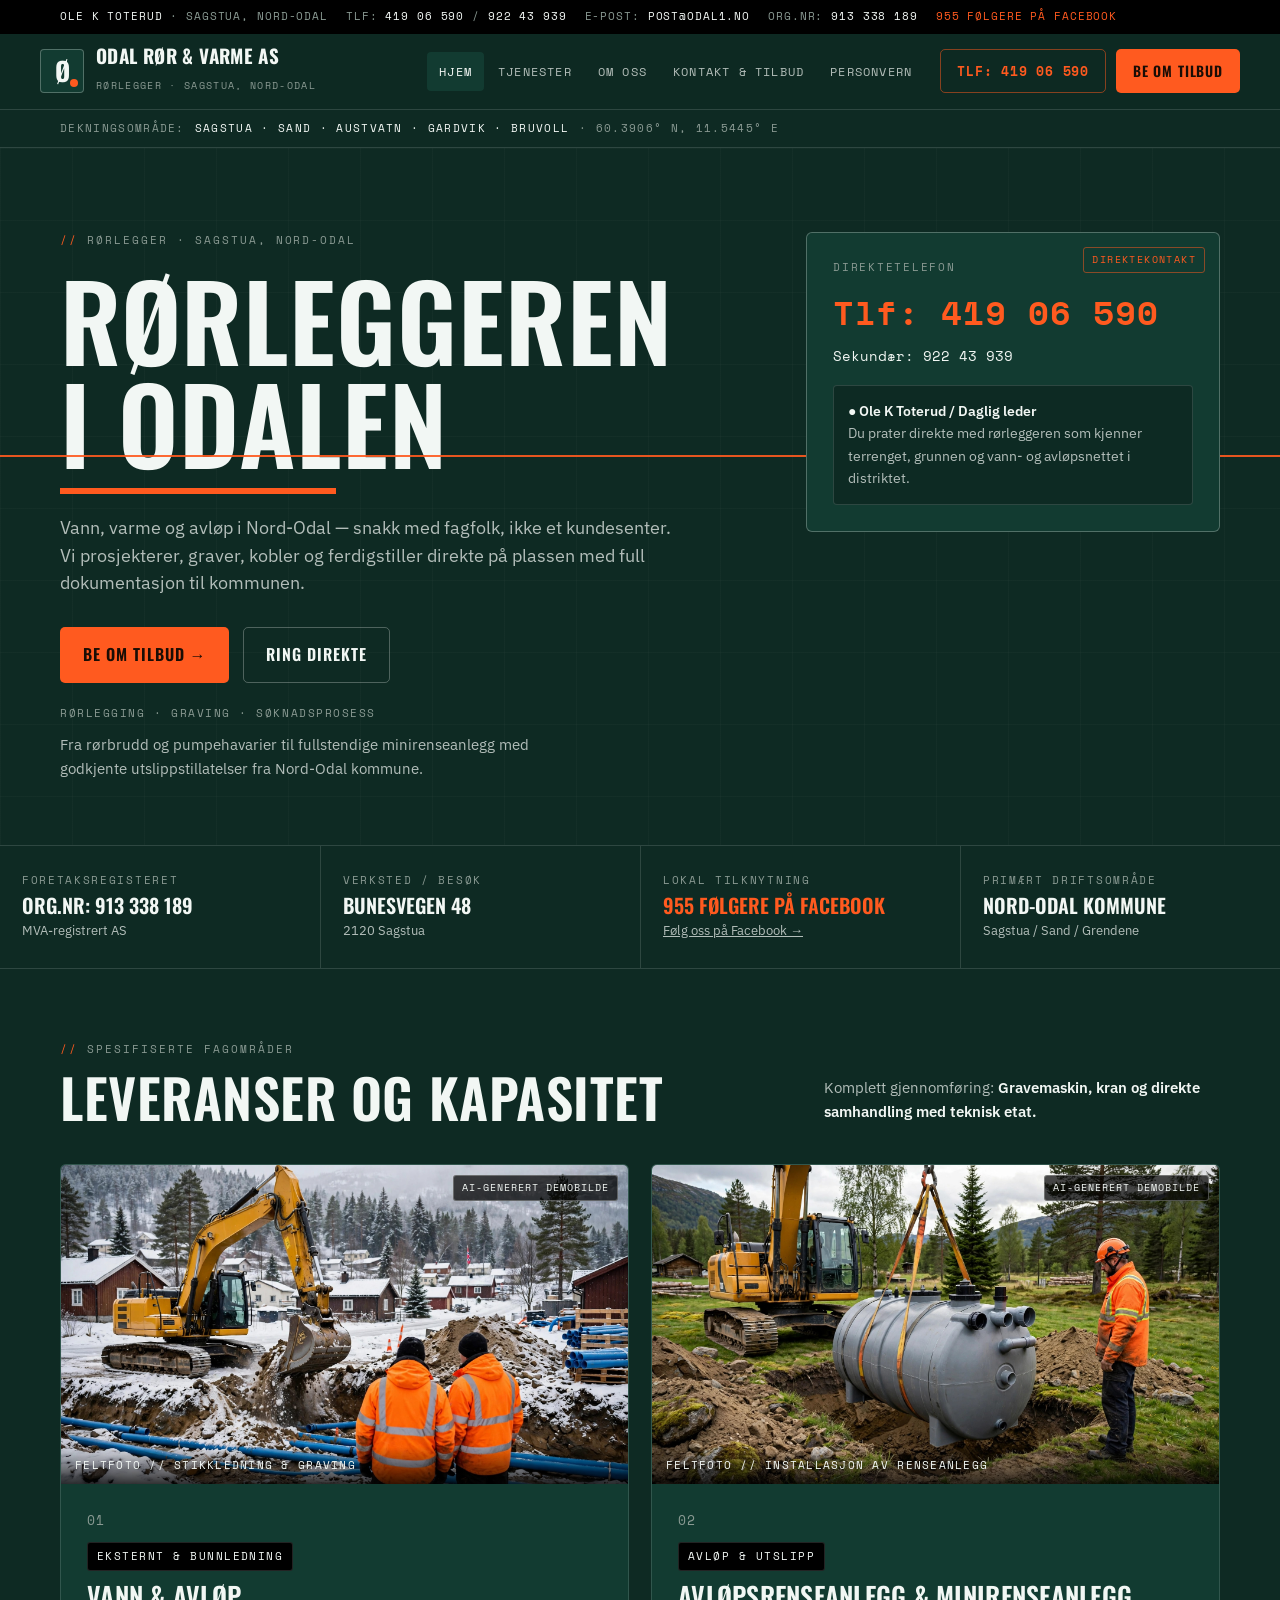
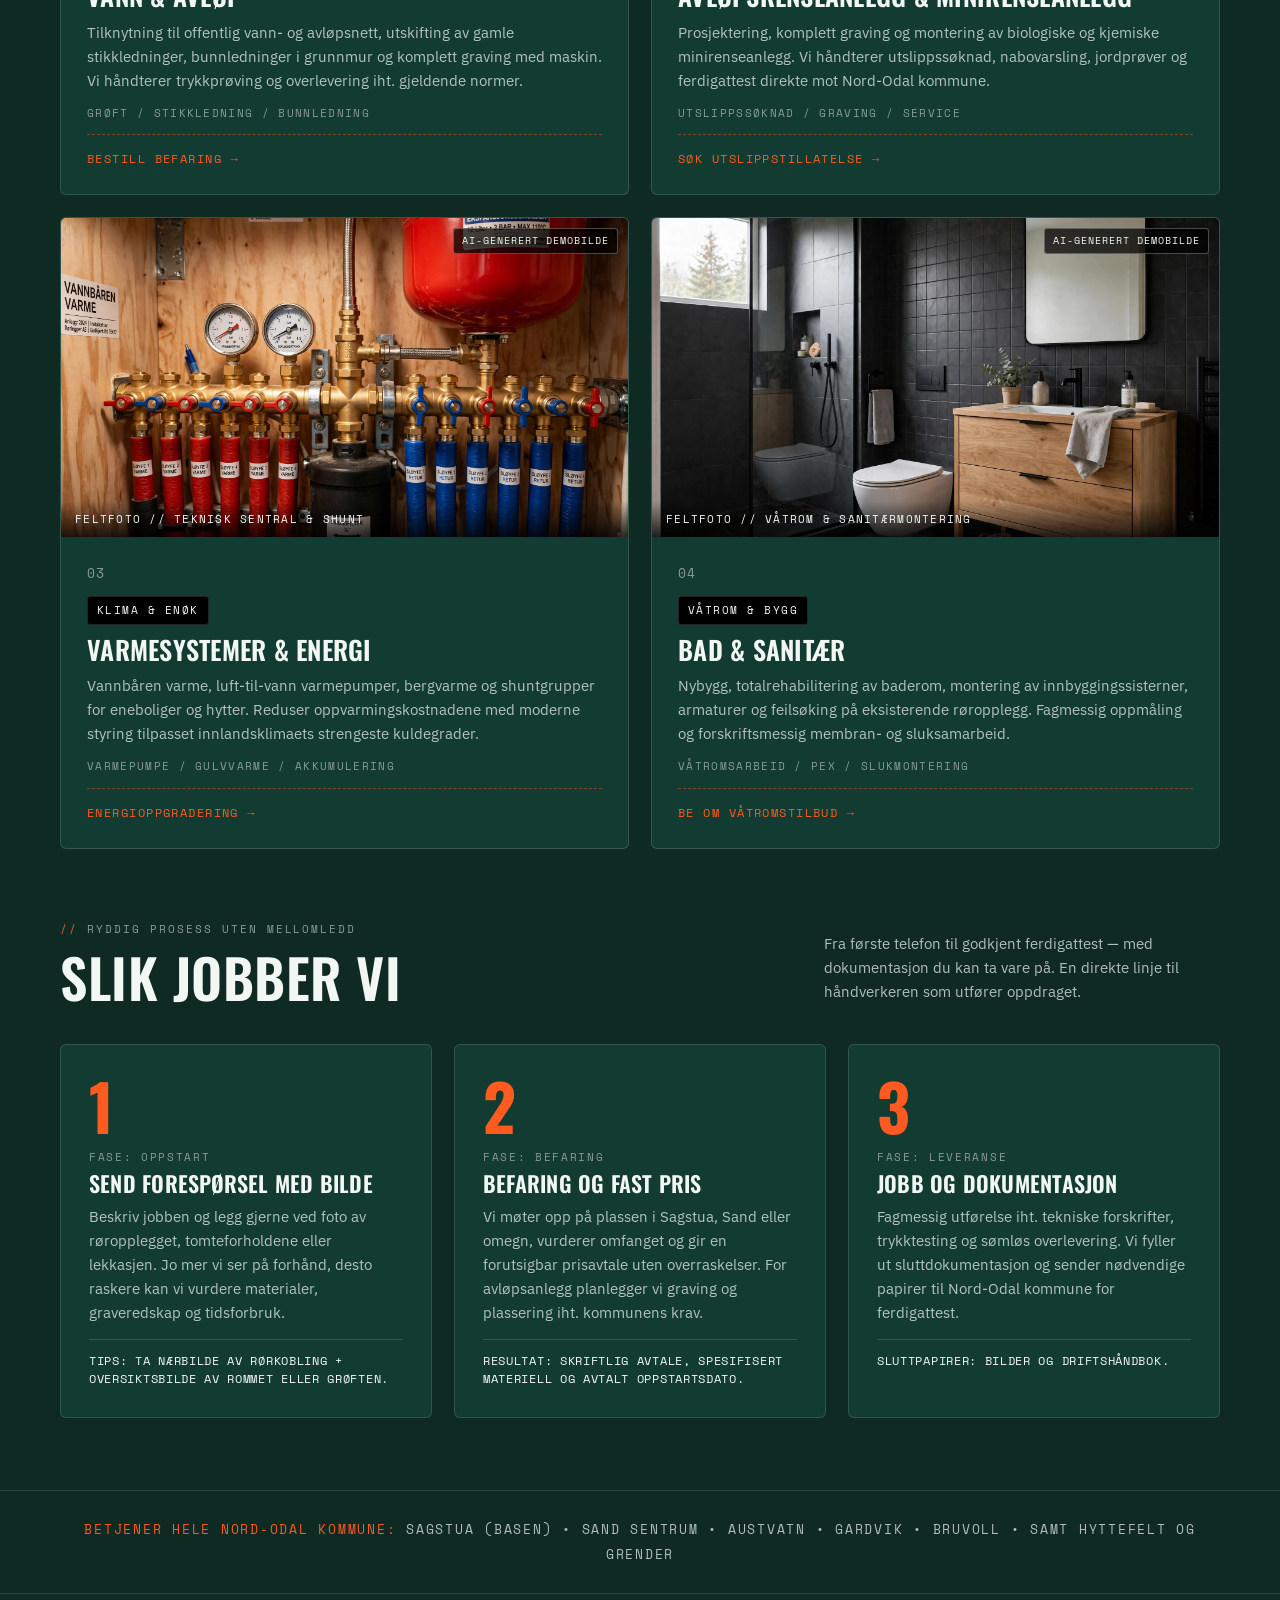
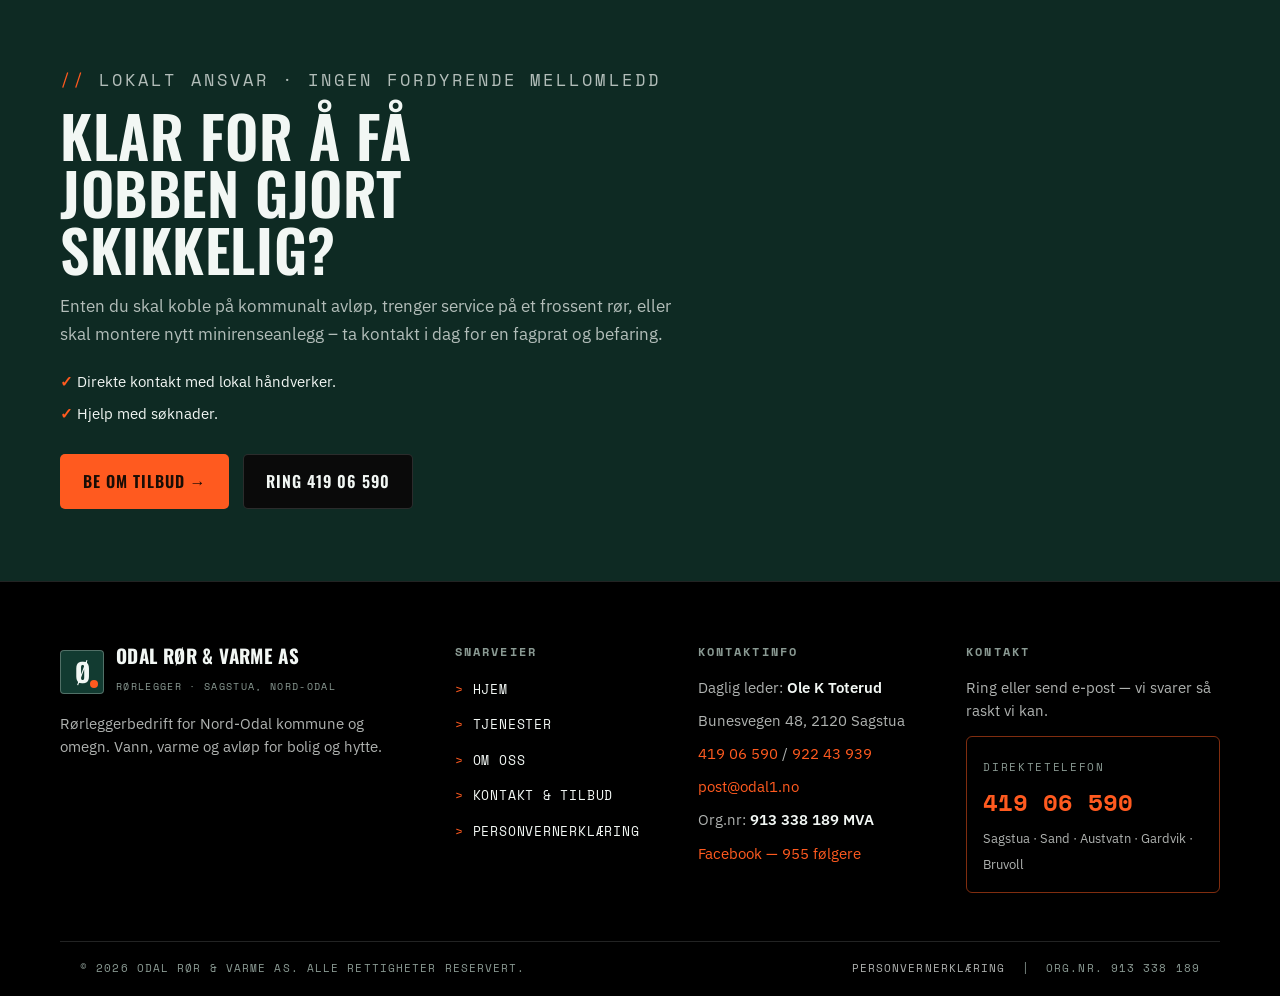
<file: index.html>
<!DOCTYPE html>
<html lang="nb">
<head>
<meta charset="utf-8">
<meta name="viewport" content="width=device-width, initial-scale=1">
<title>Rørlegger Nord-Odal | Odal Rør og Varme AS — Vann, varme og avløp i Sagstua</title>
<meta name="description" content="Rørlegger i Nord-Odal. Vann, varme og avløp for bolig og hytte — tilkobling til offentlig nett, minirenseanlegg og varmesystemer. Be om tilbud fra Odal Rør og Varme AS, Sagstua.">
<meta property="og:title" content="Rørlegger Nord-Odal | Odal Rør og Varme AS — Vann, varme og avløp i Sagstua">
<meta property="og:description" content="Rørlegger i Nord-Odal. Vann, varme og avløp for bolig og hytte — tilkobling til offentlig nett, minirenseanlegg og varmesystemer. Be om tilbud fra Odal Rør og Varme AS, Sagstua.">
<meta property="og:type" content="website">
<link rel="stylesheet" href="style.css">
<script type="application/ld+json">
{"@context":"https://schema.org","@type":"LocalBusiness",
"name":"Odal Rør og Varme AS","description":"Rørleggerbedrift i Nord-Odal. Vann, varme og avløp for bolig og hytte.",
"address":{"@type":"PostalAddress","streetAddress":"Bunesvegen 48","postalCode":"2120","addressLocality":"Sagstua","addressCountry":"NO"},
"telephone":"+47 419 06 590","email":"post@odal1.no",
"geo":{"@type":"GeoCoordinates","latitude":60.3906,"longitude":11.5445},
"identifier":"913338189"}
</script>
</head>
<body>
<div class="topbar"><div class="wrap">
<span><b>Ole K Toterud</b> · Sagstua, Nord-Odal</span>
<span class="tb-hide">Tlf: <b>419 06 590</b> / <b>922 43 939</b></span>
<span class="tb-hide">E-post: <b>post@odal1.no</b></span>
<span class="tb-hide">Org.nr: <b>913 338 189</b></span>
<span class="fb">955 følgere på Facebook</span>
</div></div>
<header class="site-header"><div class="wrap header-row">
<a class="brand" href="index.html" aria-label="Odal Rør og Varme AS — forsiden">
<span class="brand-mark" aria-hidden="true">Ø</span>
<span><span class="brand-name">Odal Rør &amp; Varme AS</span><br>
<span class="brand-tag">Rørlegger · Sagstua, Nord-Odal</span></span></a>
<button class="nav-toggle" type="button" aria-expanded="false" aria-controls="main-nav">Meny ☰</button>
<nav class="main-nav" id="main-nav" aria-label="Hovedmeny"><a href="index.html" aria-current="page">Hjem</a><a href="tjenester.html">Tjenester</a><a href="om-oss.html">Om oss</a><a href="kontakt.html">Kontakt & tilbud</a><a href="personvern.html">Personvern</a></nav>
<div class="header-cta">
<a class="btn btn-sm btn-phone" href="tel:+4741906590">Tlf: 419 06 590</a>
<a class="btn btn-sm btn-orange" href="kontakt.html">Be om tilbud</a>
</div>
</div></header>
<div class="cover-strip"><div class="wrap"><span>Dekningsområde:</span>
<b>Sagstua · Sand · Austvatn · Gardvik · Bruvoll</b><span>· 60.3906° N, 11.5445° E</span></div></div>
<main>

<section class="hero"><div class="pipe-line" aria-hidden="true"><svg viewBox="0 0 1440 2" preserveAspectRatio="none"><path id="pipe-line-path" d="M0 1 H1440"/><circle cx="180" cy="1" r="4"/><circle cx="720" cy="1" r="4"/><circle cx="1260" cy="1" r="4"/></svg></div>
<div class="wrap hero-grid">
<div>
<p class="eyebrow">Rørlegger · Sagstua, Nord-Odal</p>
<h1>Rørleggeren<br>i Odalen<span class="rule" aria-hidden="true"></span></h1>
<p class="lede">Vann, varme og avløp i Nord-Odal — snakk med fagfolk, ikke et kundesenter. Vi prosjekterer, graver, kobler og ferdigstiller direkte på plassen med full dokumentasjon til kommunen.</p>
<div class="hero-ctas">
<a class="btn btn-orange" href="kontakt.html">Be om tilbud →</a>
<a class="btn btn-outline" href="tel:+4741906590">Ring direkte</a>
</div>
<p class="hero-note">Rørlegging · Graving · Søknadsprosess</p>
<p class="hero-note2">Fra rørbrudd og pumpehavarier til fullstendige minirenseanlegg med godkjente utslippstillatelser fra Nord-Odal kommune.</p>
</div>
<aside class="contact-card" aria-label="Direktekontakt">
<span class="tag">Direktekontakt</span>
<p class="cc-label">Direktetelefon</p>
<a class="cc-phone" href="tel:+4741906590">Tlf: 419 06 590</a>
<a class="cc-phone2" href="tel:+4792243939">Sekundær: 922 43 939</a>
<div class="cc-box"><b>● Ole K Toterud / Daglig leder</b><br>
Du prater direkte med rørleggeren som kjenner terrenget, grunnen og vann- og avløpsnettet i distriktet.</div>
</aside>
</div></section>

<section class="trust" aria-label="Fakta om bedriften"><div class="trust-grid">
<div class="trust-cell"><p class="t-label">Foretaksregisteret</p><p class="t-value">Org.nr: 913 338 189</p><p class="t-sub">MVA-registrert AS</p></div>
<div class="trust-cell"><p class="t-label">Verksted / Besøk</p><p class="t-value">Bunesvegen 48</p><p class="t-sub">2120 Sagstua</p></div>
<div class="trust-cell"><p class="t-label">Lokal tilknytning</p><p class="t-value orange">955 følgere på Facebook</p><p class="t-sub"><a href="https://www.facebook.com/odalrorogvarme/" target="_blank" rel="noopener" style="color:inherit">Følg oss på Facebook →</a></p></div>
<div class="trust-cell"><p class="t-label">Primært driftsområde</p><p class="t-value">Nord-Odal kommune</p><p class="t-sub">Sagstua / Sand / Grendene</p></div>
</div></section>

<section><div class="wrap">
<div class="sec-head" data-reveal>
<div><p class="eyebrow">Spesifiserte fagområder</p><h2>Leveranser og kapasitet</h2></div>
<p class="intro">Komplett gjennomføring: <b>Gravemaskin, kran og direkte samhandling med teknisk etat.</b></p>
</div>
<div class="cards">
<article class="card" data-reveal>
<figure><img src="assets/img/trench-excavator.jpg" alt="Gravemaskin graver grøft med blå vannrør i snøen" loading="lazy"><span class="demo-tag">AI-generert demobilde</span><figcaption class="cap">Feltfoto // Stikkledning &amp; graving</figcaption></figure>
<div class="card-body"><span class="card-num">01</span><span class="card-tag">Eksternt &amp; bunnledning</span>
<h3>Vann &amp; avløp</h3>
<p>Tilknytning til offentlig vann- og avløpsnett, utskifting av gamle stikkledninger, bunnledninger i grunnmur og komplett graving med maskin. Vi håndterer trykkprøving og overlevering iht. gjeldende normer.</p>
<p class="tags">Grøft / Stikkledning / Bunnledning</p>
<a class="card-link" href="kontakt.html?tjeneste=vann-avlop">Bestill befaring →</a></div></article>
<article class="card" data-reveal>
<figure><img src="assets/img/minirenseanlegg-tank.jpg" alt="Minirenseanlegg-tank senkes ned i grøft av gravemaskin" loading="lazy"><span class="demo-tag">AI-generert demobilde</span><figcaption class="cap">Feltfoto // Installasjon av renseanlegg</figcaption></figure>
<div class="card-body"><span class="card-num">02</span><span class="card-tag">Avløp &amp; utslipp</span>
<h3>Avløpsrenseanlegg &amp; minirenseanlegg</h3>
<p>Prosjektering, komplett graving og montering av biologiske og kjemiske minirenseanlegg. Vi håndterer utslippssøknad, nabovarsling, jordprøver og ferdigattest direkte mot Nord-Odal kommune.</p>
<p class="tags">Utslippssøknad / Graving / Service</p>
<a class="card-link" href="kontakt.html?tjeneste=minirenseanlegg">Søk utslippstillatelse →</a></div></article>
<article class="card" data-reveal>
<figure><img src="assets/img/heating-manifold.jpg" alt="Varmesentral med fordelerskap, røde og blå rør" loading="lazy"><span class="demo-tag">AI-generert demobilde</span><figcaption class="cap">Feltfoto // Teknisk sentral &amp; shunt</figcaption></figure>
<div class="card-body"><span class="card-num">03</span><span class="card-tag">Klima &amp; enøk</span>
<h3>Varmesystemer &amp; energi</h3>
<p>Vannbåren varme, luft-til-vann varmepumper, bergvarme og shuntgrupper for eneboliger og hytter. Reduser oppvarmingskostnadene med moderne styring tilpasset innlandsklimaets strengeste kuldegrader.</p>
<p class="tags">Varmepumpe / Gulvvarme / Akkumulering</p>
<a class="card-link" href="kontakt.html?tjeneste=varme">Energioppgradering →</a></div></article>
<article class="card" data-reveal>
<figure><img src="assets/img/bathroom.jpg" alt="Moderne bad med mørke fliser og treinnredning" loading="lazy"><span class="demo-tag">AI-generert demobilde</span><figcaption class="cap">Feltfoto // Våtrom &amp; sanitærmontering</figcaption></figure>
<div class="card-body"><span class="card-num">04</span><span class="card-tag">Våtrom &amp; bygg</span>
<h3>Bad &amp; sanitær</h3>
<p>Nybygg, totalrehabilitering av baderom, montering av innbyggingssisterner, armaturer og feilsøking på eksisterende røropplegg. Fagmessig oppmåling og forskriftsmessig membran- og sluksamarbeid.</p>
<p class="tags">Våtromsarbeid / PEX / Slukmontering</p>
<a class="card-link" href="kontakt.html?tjeneste=bad-sanitaer">Be om våtromstilbud →</a></div></article>
</div></div></section>

<section style="padding-top:0"><div class="wrap">
<div class="sec-head" data-reveal>
<div><p class="eyebrow">Ryddig prosess uten mellomledd</p><h2>Slik jobber vi</h2></div>
<p class="intro">Fra første telefon til godkjent ferdigattest — med dokumentasjon du kan ta vare på. En direkte linje til håndverkeren som utfører oppdraget.</p>
</div>
<div class="steps">
<div class="step" data-reveal><p class="s-num">1</p><p class="s-tag">Fase: Oppstart</p><h3>Send forespørsel med bilde</h3>
<p>Beskriv jobben og legg gjerne ved foto av røropplegget, tomteforholdene eller lekkasjen. Jo mer vi ser på forhånd, desto raskere kan vi vurdere materialer, graveredskap og tidsforbruk.</p>
<p class="s-note">Tips: Ta nærbilde av rørkobling + oversiktsbilde av rommet eller grøften.</p></div>
<div class="step" data-reveal><p class="s-num">2</p><p class="s-tag">Fase: Befaring</p><h3>Befaring og fast pris</h3>
<p>Vi møter opp på plassen i Sagstua, Sand eller omegn, vurderer omfanget og gir en forutsigbar prisavtale uten overraskelser. For avløpsanlegg planlegger vi graving og plassering iht. kommunens krav.</p>
<p class="s-note">Resultat: Skriftlig avtale, spesifisert materiell og avtalt oppstartsdato.</p></div>
<div class="step" data-reveal><p class="s-num">3</p><p class="s-tag">Fase: Leveranse</p><h3>Jobb og dokumentasjon</h3>
<p>Fagmessig utførelse iht. tekniske forskrifter, trykktesting og sømløs overlevering. Vi fyller ut sluttdokumentasjon og sender nødvendige papirer til Nord-Odal kommune for ferdigattest.</p>
<p class="s-note">Sluttpapirer: Bilder og driftshåndbok.</p></div>
</div></div></section>

<div class="area-band"><div class="wrap"><p><b>Betjener hele Nord-Odal kommune:</b> Sagstua (basen) • Sand sentrum • Austvatn • Gardvik • Bruvoll • samt hyttefelt og grender</p></div></div>
<section class="final-cta"><div class="wrap" data-reveal>
<p class="eyebrow">Lokalt ansvar · Ingen fordyrende mellomledd</p>
<h2>Klar for å få jobben gjort skikkelig?</h2><p>Enten du skal koble på kommunalt avløp, trenger service på et frossent rør, eller skal montere nytt minirenseanlegg – ta kontakt i dag for en fagprat og befaring.</p>
<div class="checklist"><span>Direkte kontakt med lokal håndverker.</span><span>Hjelp med søknader.</span></div>
<div class="btn-row">
<a class="btn btn-orange" href="kontakt.html">Be om tilbud →</a>
<a class="btn btn-dark" href="tel:+4741906590">Ring 419 06 590</a>
</div></div></section>
</main>
<footer class="site-footer"><div class="wrap">
<div class="footer-grid">
<div>
<a class="brand" href="index.html" style="margin-bottom:14px"><span class="brand-mark" aria-hidden="true">Ø</span>
<span><span class="brand-name">Odal Rør &amp; Varme AS</span><br>
<span class="brand-tag">Rørlegger · Sagstua, Nord-Odal</span></span></a>
<p style="margin-top:14px">Rørleggerbedrift for Nord-Odal kommune og omegn. Vann, varme og avløp for bolig og hytte.</p>
</div>
<div><h4>Snarveier</h4><ul class="footer-links">
<li><a href="index.html">Hjem</a></li>
<li><a href="tjenester.html">Tjenester</a></li>
<li><a href="om-oss.html">Om oss</a></li>
<li><a href="kontakt.html">Kontakt &amp; tilbud</a></li>
<li><a href="personvern.html">Personvernerklæring</a></li>
</ul></div>
<div><h4>Kontaktinfo</h4><ul class="footer-contact">
<li>Daglig leder: <b>Ole K Toterud</b></li>
<li>Bunesvegen 48, 2120 Sagstua</li>
<li><a href="tel:+4741906590">419 06 590</a> / <a href="tel:+4792243939">922 43 939</a></li>
<li><a href="mailto:post@odal1.no">post@odal1.no</a></li>
<li>Org.nr: <b>913 338 189 MVA</b></li>
<li><a href="https://www.facebook.com/odalrorogvarme/" target="_blank" rel="noopener">Facebook — 955 følgere</a></li>
</ul></div>
<div><h4>Kontakt</h4>
<p>Ring eller send e-post — vi svarer så raskt vi kan.</p>
<div class="footer-phone"><span class="fp-label">Direktetelefon</span>
<a href="tel:+4741906590">419 06 590</a>
<span class="fp-areas">Sagstua · Sand · Austvatn · Gardvik · Bruvoll</span></div>
</div>
</div>
<div class="bottom-bar"><div class="wrap">
<span>© 2026 Odal Rør &amp; Varme AS. Alle rettigheter reservert.</span>
<span><a href="personvern.html">Personvernerklæring</a> &nbsp;|&nbsp; Org.nr. 913 338 189</span>
</div></div>
</div></footer>
<script src="app.js"></script>
</body>
</html>
</file>
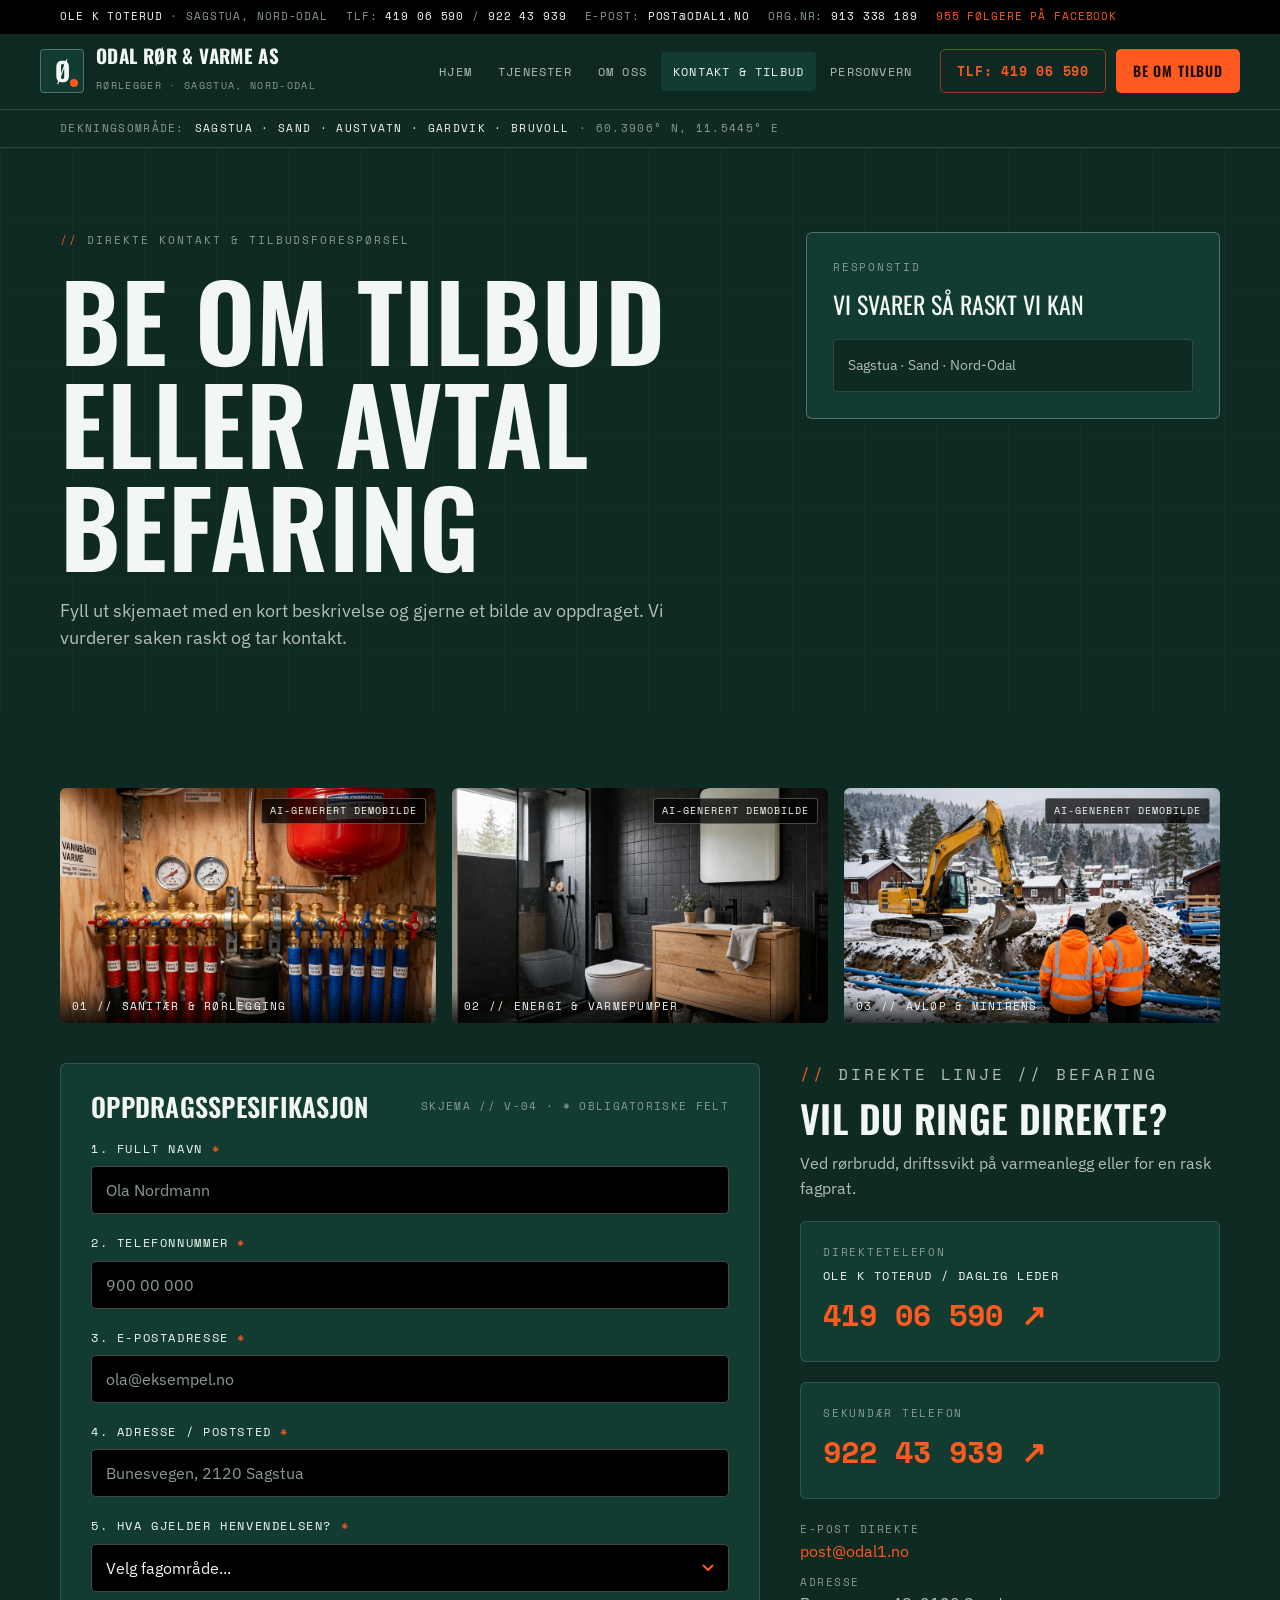
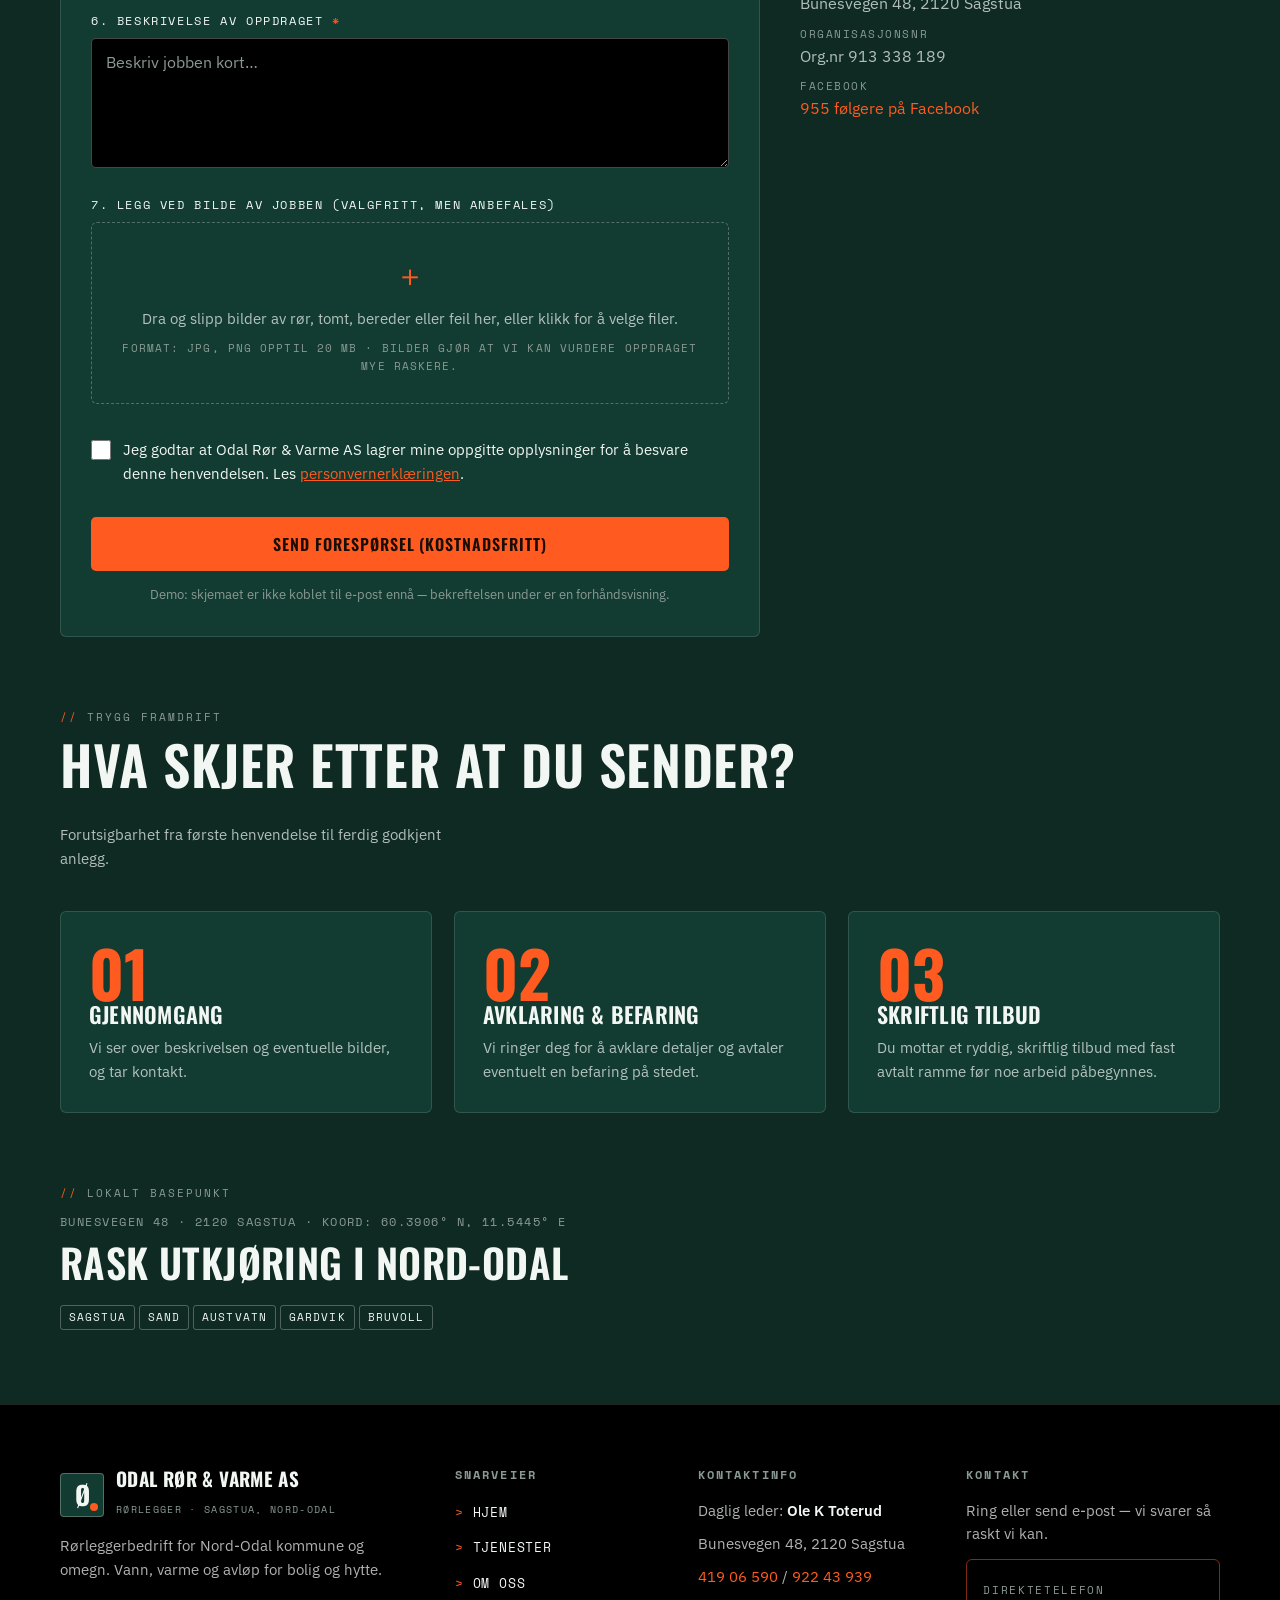
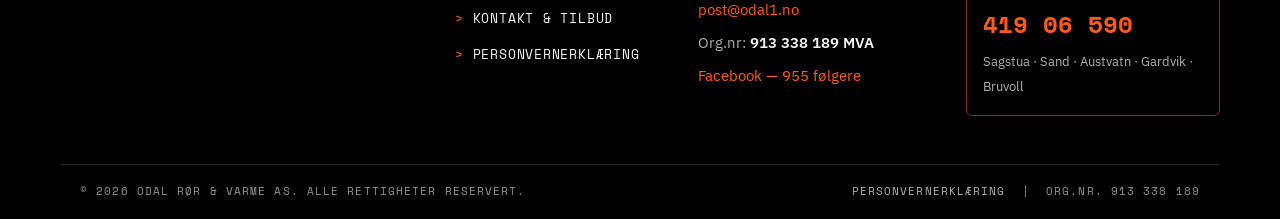
<file: kontakt.html>
<!DOCTYPE html>
<html lang="nb">
<head>
<meta charset="utf-8">
<meta name="viewport" content="width=device-width, initial-scale=1">
<title>Kontakt & tilbud — Be om tilbud | Odal Rør og Varme AS, Sagstua</title>
<meta name="description" content="Be om tilbud eller avtal befaring med Odal Rør og Varme AS. Send beskrivelse og bilde av jobben — vi ser over saken og tar kontakt. Tlf 419 06 590, Bunesvegen 48, Sagstua.">
<meta property="og:title" content="Kontakt & tilbud — Be om tilbud | Odal Rør og Varme AS, Sagstua">
<meta property="og:description" content="Be om tilbud eller avtal befaring med Odal Rør og Varme AS. Send beskrivelse og bilde av jobben — vi ser over saken og tar kontakt. Tlf 419 06 590, Bunesvegen 48, Sagstua.">
<meta property="og:type" content="website">
<link rel="stylesheet" href="style.css">
<script type="application/ld+json">
{"@context":"https://schema.org","@type":"LocalBusiness",
"name":"Odal Rør og Varme AS","description":"Rørleggerbedrift i Nord-Odal. Vann, varme og avløp for bolig og hytte.",
"address":{"@type":"PostalAddress","streetAddress":"Bunesvegen 48","postalCode":"2120","addressLocality":"Sagstua","addressCountry":"NO"},
"telephone":"+47 419 06 590","email":"post@odal1.no",
"geo":{"@type":"GeoCoordinates","latitude":60.3906,"longitude":11.5445},
"identifier":"913338189"}
</script>
</head>
<body>
<div class="topbar"><div class="wrap">
<span><b>Ole K Toterud</b> · Sagstua, Nord-Odal</span>
<span class="tb-hide">Tlf: <b>419 06 590</b> / <b>922 43 939</b></span>
<span class="tb-hide">E-post: <b>post@odal1.no</b></span>
<span class="tb-hide">Org.nr: <b>913 338 189</b></span>
<span class="fb">955 følgere på Facebook</span>
</div></div>
<header class="site-header"><div class="wrap header-row">
<a class="brand" href="index.html" aria-label="Odal Rør og Varme AS — forsiden">
<span class="brand-mark" aria-hidden="true">Ø</span>
<span><span class="brand-name">Odal Rør &amp; Varme AS</span><br>
<span class="brand-tag">Rørlegger · Sagstua, Nord-Odal</span></span></a>
<button class="nav-toggle" type="button" aria-expanded="false" aria-controls="main-nav">Meny ☰</button>
<nav class="main-nav" id="main-nav" aria-label="Hovedmeny"><a href="index.html">Hjem</a><a href="tjenester.html">Tjenester</a><a href="om-oss.html">Om oss</a><a href="kontakt.html" aria-current="page">Kontakt & tilbud</a><a href="personvern.html">Personvern</a></nav>
<div class="header-cta">
<a class="btn btn-sm btn-phone" href="tel:+4741906590">Tlf: 419 06 590</a>
<a class="btn btn-sm btn-orange" href="kontakt.html">Be om tilbud</a>
</div>
</div></header>
<div class="cover-strip"><div class="wrap"><span>Dekningsområde:</span>
<b>Sagstua · Sand · Austvatn · Gardvik · Bruvoll</b><span>· 60.3906° N, 11.5445° E</span></div></div>
<main>

<section class="hero"><div class="wrap hero-grid">
<div>
<p class="eyebrow">Direkte kontakt &amp; tilbudsforespørsel</p>
<h1>Be om tilbud eller avtal befaring</h1>
<p class="lede">Fyll ut skjemaet med en kort beskrivelse og gjerne et bilde av oppdraget. Vi vurderer saken raskt og tar kontakt.</p>
</div>
<aside class="contact-card" aria-label="Responstid">
<p class="cc-label">Responstid</p>
<p style="font-family:var(--disp);font-size:24px;text-transform:uppercase;margin-top:8px">Vi svarer så raskt vi kan</p>
<div class="cc-box">Sagstua · Sand · Nord-Odal</div>
</aside>
</div></section>

<section><div class="wrap">
<div class="photo-strip">
<figure data-reveal><img src="assets/img/heating-manifold.jpg" alt="Rørlegger ved varmesentral" loading="lazy"><span class="demo-tag">AI-generert demobilde</span><figcaption class="cap">01 // Sanitær &amp; rørlegging</figcaption></figure>
<figure data-reveal><img src="assets/img/bathroom.jpg" alt="Moderne bad" loading="lazy"><span class="demo-tag">AI-generert demobilde</span><figcaption class="cap">02 // Energi &amp; varmepumper</figcaption></figure>
<figure data-reveal><img src="assets/img/trench-excavator.jpg" alt="Gravemaskin i grøft i skogen" loading="lazy"><span class="demo-tag">AI-generert demobilde</span><figcaption class="cap">03 // Avløp &amp; minirens</figcaption></figure>
</div>
<div class="kontakt-grid">
<div class="form-panel" data-reveal>
<div class="form-fields">
<div class="form-head"><h2>Oppdragsspesifikasjon</h2><span class="req-note">Skjema // V-04 · * Obligatoriske felt</span></div>
<form id="quote-form" novalidate>
<div class="field"><label for="f-name">1. Fullt navn <span class="req">*</span></label>
<input id="f-name" name="name" type="text" placeholder="Ola Nordmann" autocomplete="name" data-required>
<p class="err">Skriv inn fullt navn.</p></div>
<div class="field"><label for="f-phone">2. Telefonnummer <span class="req">*</span></label>
<input id="f-phone" name="phone" type="tel" placeholder="900 00 000" autocomplete="tel" data-required>
<p class="err">Skriv inn et gyldig telefonnummer (minst 8 siffer).</p></div>
<div class="field"><label for="f-email">3. E-postadresse <span class="req">*</span></label>
<input id="f-email" name="email" type="email" placeholder="ola@eksempel.no" autocomplete="email" data-required>
<p class="err">Skriv inn en gyldig e-postadresse.</p></div>
<div class="field"><label for="f-address">4. Adresse / poststed <span class="req">*</span></label>
<input id="f-address" name="address" type="text" placeholder="Bunesvegen, 2120 Sagstua" autocomplete="street-address" data-required>
<p class="err">Skriv inn adresse og poststed.</p></div>
<div class="field"><label for="f-service">5. Hva gjelder henvendelsen? <span class="req">*</span></label>
<select id="f-service" name="service" data-required>
<option value="" selected>Velg fagområde...</option>
<option value="vann-avlop">Tilknytning vann &amp; avløp</option>
<option value="minirenseanlegg">Minirenseanlegg / utslipp</option>
<option value="varme">Varmeanlegg &amp; varmepumpe</option>
<option value="bad-sanitaer">Bad &amp; sanitær</option>
<option value="annet">Annet oppdrag</option>
</select>
<p class="err">Velg et fagområde.</p></div>
<div class="field"><label for="f-desc">6. Beskrivelse av oppdraget <span class="req">*</span></label>
<textarea id="f-desc" name="description" placeholder="Beskriv jobben kort…" data-required></textarea>
<p class="err">Beskriv jobben kort.</p></div>
<div class="field"><label id="dz-label">7. Legg ved bilde av jobben (valgfritt, men anbefales)</label>
<div class="dropzone" id="dropzone" tabindex="0" role="button" aria-labelledby="dz-label">
<span class="dz-icon" aria-hidden="true">＋</span>
<p>Dra og slipp bilder av rør, tomt, bereder eller feil her, eller klikk for å velge filer.</p>
<p class="dz-meta">Format: JPG, PNG opptil 20 MB · Bilder gjør at vi kan vurdere oppdraget mye raskere.</p>
<input type="file" id="f-photos" name="photos" accept=".jpg,.jpeg,.png" multiple>
</div>
<div class="file-list" id="file-list" aria-live="polite"></div></div>
<div class="field consent">
<input type="checkbox" id="f-consent" data-required>
<label for="f-consent" style="text-transform:none;letter-spacing:0;font-family:var(--body);font-size:14.5px">Jeg godtar at Odal Rør &amp; Varme AS lagrer mine oppgitte opplysninger for å besvare denne henvendelsen. Les <a href="personvern.html">personvernerklæringen</a>.</label>
<p class="err">Du må godta lagring av opplysningene for å sende skjemaet.</p></div>
<button class="btn btn-orange" type="submit">Send forespørsel (kostnadsfritt)</button>
<p class="form-note">Demo: skjemaet er ikke koblet til e-post ennå — bekreftelsen under er en forhåndsvisning.</p>
</form>
</div>
<div class="form-success" id="form-success" role="status">
<p class="ok" aria-hidden="true">✓</p>
<h3>Forespørsel mottatt</h3>
<p id="form-success-text">Takk. Forespørselen din er mottatt av Odal Rør og Varme AS. Vi ser over beskrivelsen og tar kontakt så raskt vi kan.</p>
<a class="btn btn-outline" href="index.html">Tilbake til forsiden</a>
</div>
</div>

<aside class="contact-side" data-reveal>
<p class="eyebrow">Direkte linje // Befaring</p>
<h2>Vil du ringe direkte?</h2>
<p>Ved rørbrudd, driftssvikt på varmeanlegg eller for en rask fagprat.</p>
<div class="call-card"><p class="cc-label">Direktetelefon</p>
<p class="who">Ole K Toterud / Daglig leder</p>
<a class="big" href="tel:+4741906590">419 06 590 ↗</a></div>
<div class="call-card"><p class="cc-label">Sekundær telefon</p>
<a class="big" href="tel:+4792243939">922 43 939 ↗</a></div>
<div class="contact-lines">
<p><span class="cl-label">E-post direkte</span><a href="mailto:post@odal1.no">post@odal1.no</a></p>
<p><span class="cl-label">Adresse</span>Bunesvegen 48, 2120 Sagstua</p>
<p><span class="cl-label">Organisasjonsnr</span>Org.nr 913 338 189</p>
<p><span class="cl-label">Facebook</span><a href="https://www.facebook.com/odalrorogvarme/" target="_blank" rel="noopener">955 følgere på Facebook</a></p>
</div>
</aside>
</div></div></section>

<section style="padding-top:0"><div class="wrap">
<div class="sec-head" data-reveal>
<div><p class="eyebrow">Trygg framdrift</p><h2>Hva skjer etter at du sender?</h2></div>
<p class="intro">Forutsigbarhet fra første henvendelse til ferdig godkjent anlegg.</p>
</div>
<div class="steps">
<div class="step" data-reveal><p class="s-num">01</p><h3>Gjennomgang</h3><p>Vi ser over beskrivelsen og eventuelle bilder, og tar kontakt.</p></div>
<div class="step" data-reveal><p class="s-num">02</p><h3>Avklaring &amp; befaring</h3><p>Vi ringer deg for å avklare detaljer og avtaler eventuelt en befaring på stedet.</p></div>
<div class="step" data-reveal><p class="s-num">03</p><h3>Skriftlig tilbud</h3><p>Du mottar et ryddig, skriftlig tilbud med fast avtalt ramme før noe arbeid påbegynnes.</p></div>
</div></div></section>

<section style="padding-top:0"><div class="wrap" data-reveal>
<p class="eyebrow">Lokalt basepunkt</p>
<p class="mono" style="margin-top:10px;font-size:12px;letter-spacing:.12em;text-transform:uppercase;color:var(--steel)">Bunesvegen 48 · 2120 Sagstua · Koord: 60.3906° N, 11.5445° E</p>
<h2 style="font-size:clamp(28px,3.6vw,40px);margin:12px 0 20px">Rask utkjøring i Nord-Odal</h2>
<p><span class="chip">Sagstua</span><span class="chip">Sand</span><span class="chip">Austvatn</span><span class="chip">Gardvik</span><span class="chip">Bruvoll</span></p>
</div></section>
</main>
<footer class="site-footer"><div class="wrap">
<div class="footer-grid">
<div>
<a class="brand" href="index.html" style="margin-bottom:14px"><span class="brand-mark" aria-hidden="true">Ø</span>
<span><span class="brand-name">Odal Rør &amp; Varme AS</span><br>
<span class="brand-tag">Rørlegger · Sagstua, Nord-Odal</span></span></a>
<p style="margin-top:14px">Rørleggerbedrift for Nord-Odal kommune og omegn. Vann, varme og avløp for bolig og hytte.</p>
</div>
<div><h4>Snarveier</h4><ul class="footer-links">
<li><a href="index.html">Hjem</a></li>
<li><a href="tjenester.html">Tjenester</a></li>
<li><a href="om-oss.html">Om oss</a></li>
<li><a href="kontakt.html">Kontakt &amp; tilbud</a></li>
<li><a href="personvern.html">Personvernerklæring</a></li>
</ul></div>
<div><h4>Kontaktinfo</h4><ul class="footer-contact">
<li>Daglig leder: <b>Ole K Toterud</b></li>
<li>Bunesvegen 48, 2120 Sagstua</li>
<li><a href="tel:+4741906590">419 06 590</a> / <a href="tel:+4792243939">922 43 939</a></li>
<li><a href="mailto:post@odal1.no">post@odal1.no</a></li>
<li>Org.nr: <b>913 338 189 MVA</b></li>
<li><a href="https://www.facebook.com/odalrorogvarme/" target="_blank" rel="noopener">Facebook — 955 følgere</a></li>
</ul></div>
<div><h4>Kontakt</h4>
<p>Ring eller send e-post — vi svarer så raskt vi kan.</p>
<div class="footer-phone"><span class="fp-label">Direktetelefon</span>
<a href="tel:+4741906590">419 06 590</a>
<span class="fp-areas">Sagstua · Sand · Austvatn · Gardvik · Bruvoll</span></div>
</div>
</div>
<div class="bottom-bar"><div class="wrap">
<span>© 2026 Odal Rør &amp; Varme AS. Alle rettigheter reservert.</span>
<span><a href="personvern.html">Personvernerklæring</a> &nbsp;|&nbsp; Org.nr. 913 338 189</span>
</div></div>
</div></footer>
<script src="app.js"></script>
</body>
</html>
</file>
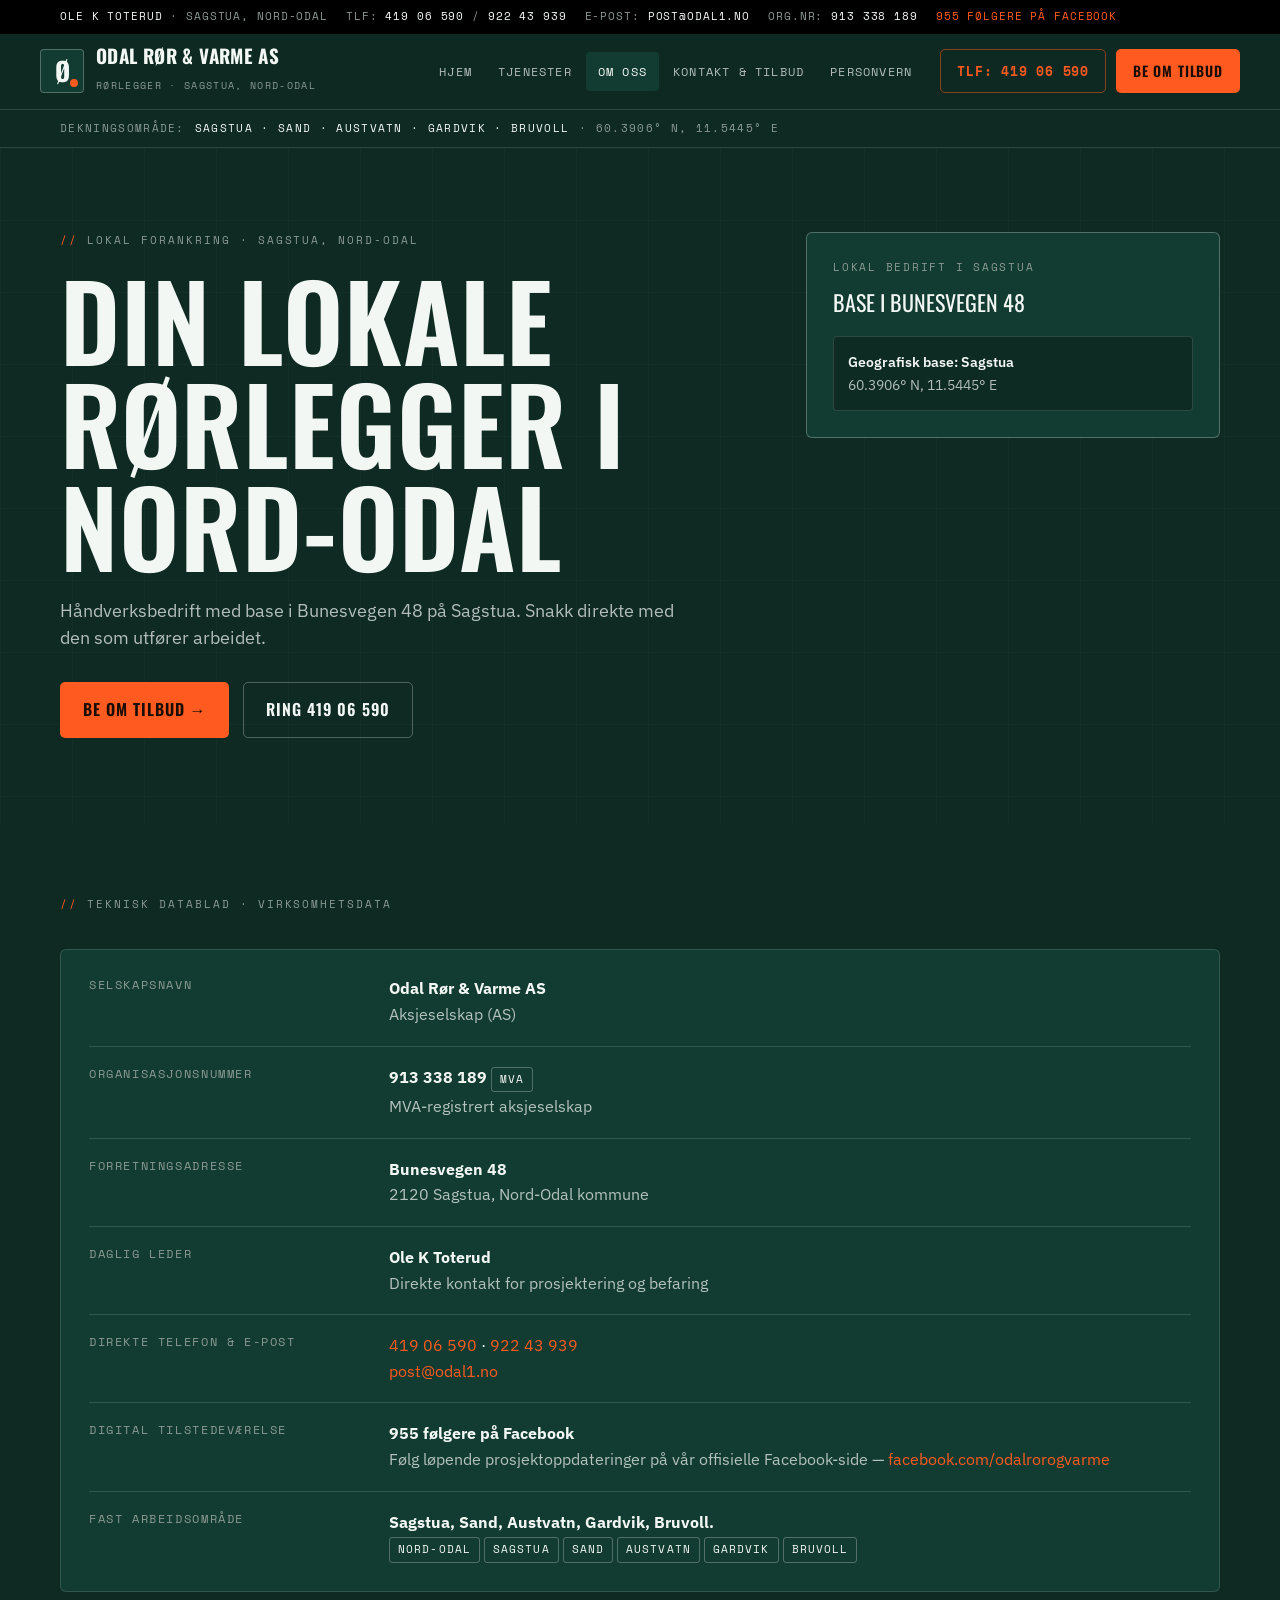
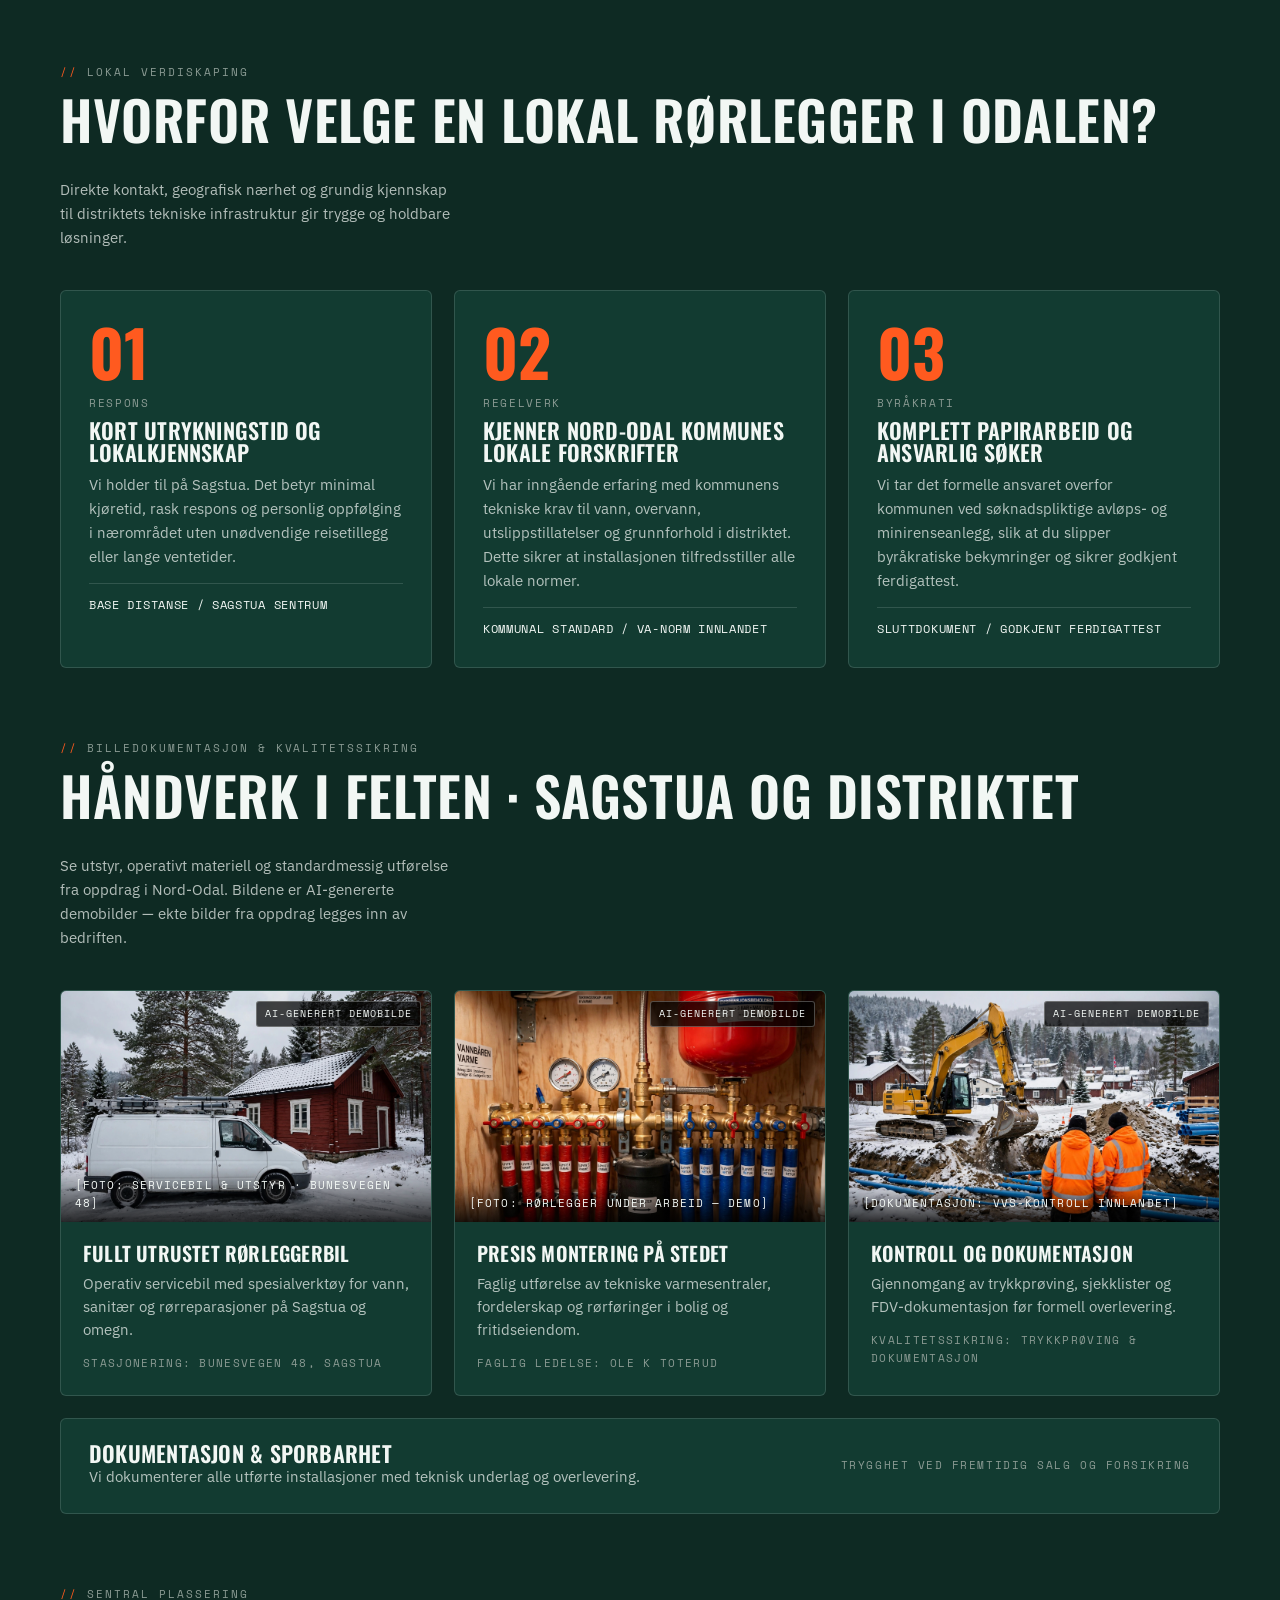
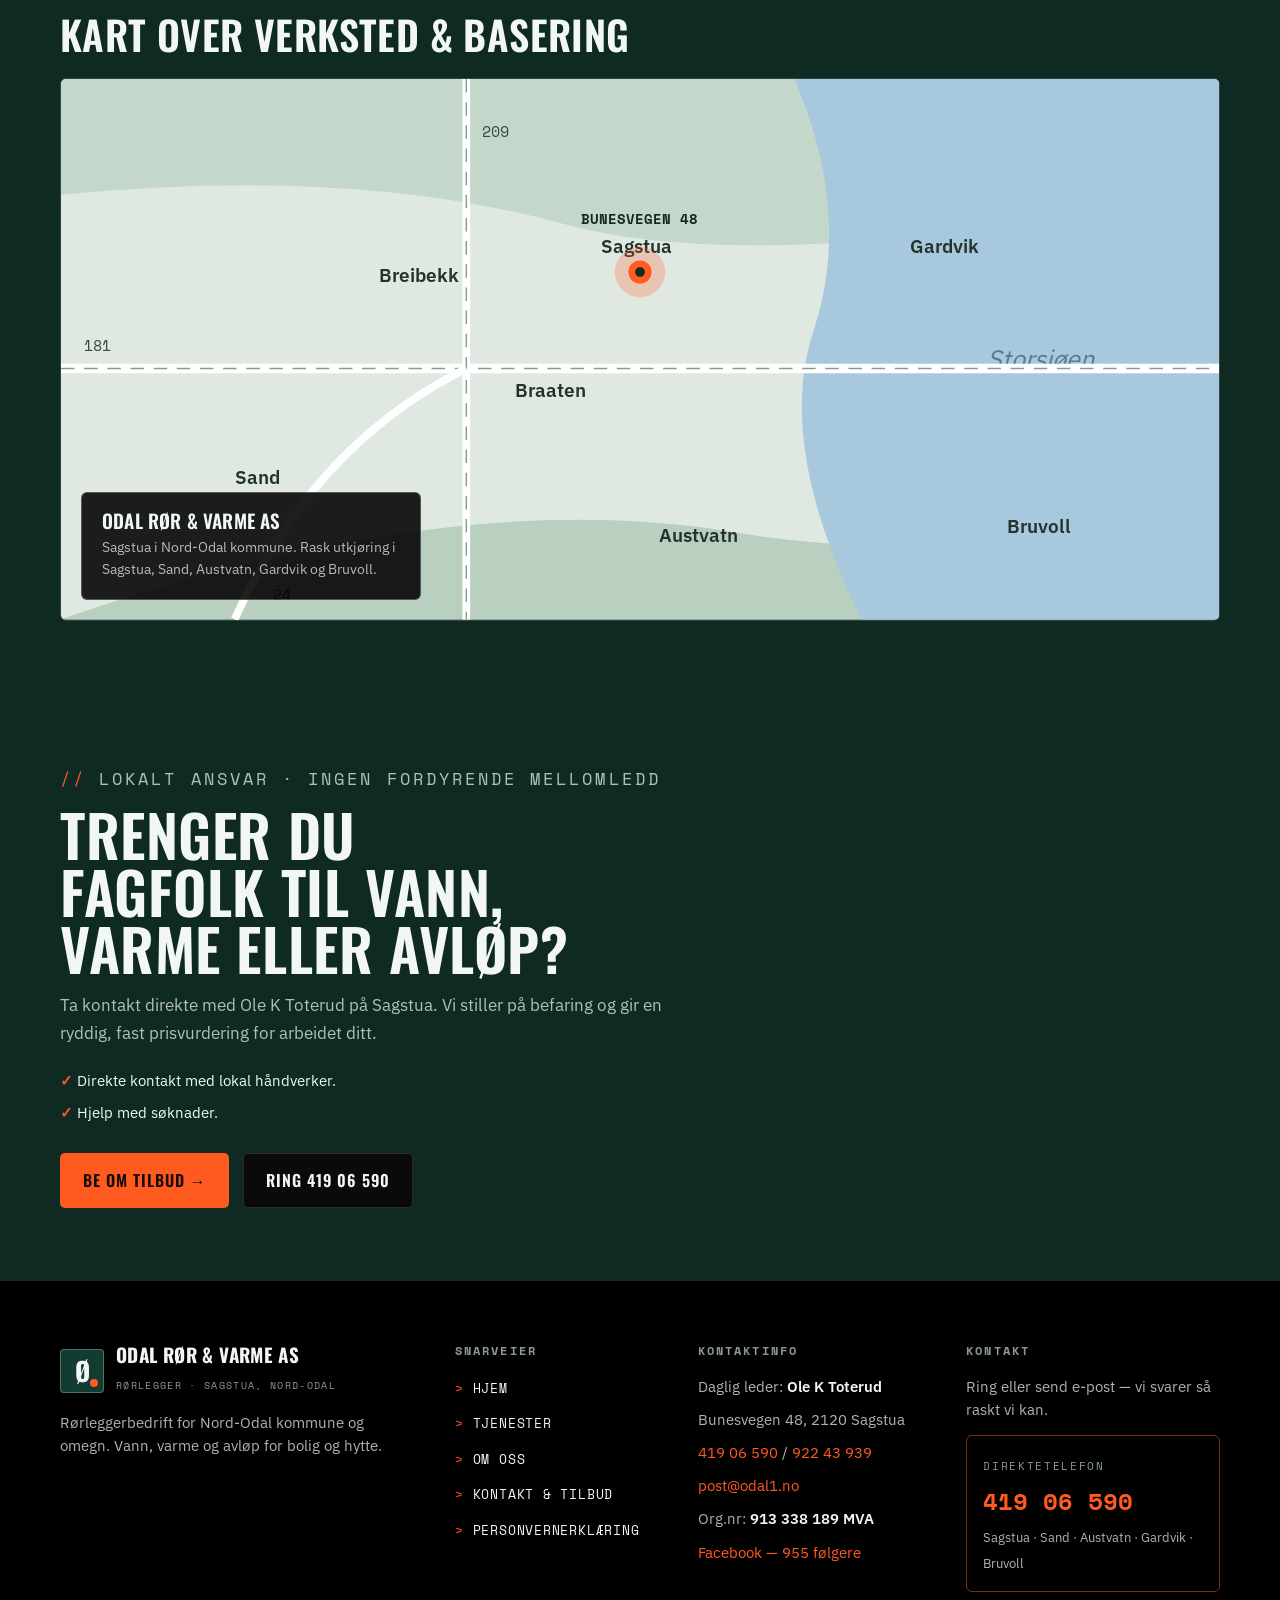
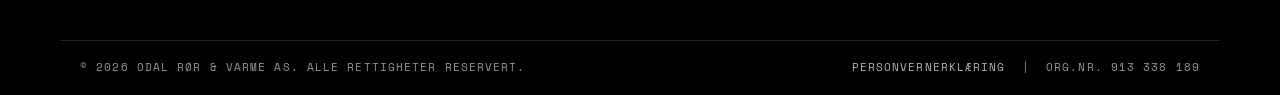
<file: om-oss.html>
<!DOCTYPE html>
<html lang="nb">
<head>
<meta charset="utf-8">
<meta name="viewport" content="width=device-width, initial-scale=1">
<title>Om oss — Din lokale rørlegger i Nord-Odal | Odal Rør og Varme AS</title>
<meta name="description" content="Odal Rør og Varme AS er en håndverksbedrift med base i Bunesvegen 48 på Sagstua. Daglig leder Ole K Toterud. Vann, varme og avløp i Nord-Odal.">
<meta property="og:title" content="Om oss — Din lokale rørlegger i Nord-Odal | Odal Rør og Varme AS">
<meta property="og:description" content="Odal Rør og Varme AS er en håndverksbedrift med base i Bunesvegen 48 på Sagstua. Daglig leder Ole K Toterud. Vann, varme og avløp i Nord-Odal.">
<meta property="og:type" content="website">
<link rel="stylesheet" href="style.css">
<script type="application/ld+json">
{"@context":"https://schema.org","@type":"LocalBusiness",
"name":"Odal Rør og Varme AS","description":"Rørleggerbedrift i Nord-Odal. Vann, varme og avløp for bolig og hytte.",
"address":{"@type":"PostalAddress","streetAddress":"Bunesvegen 48","postalCode":"2120","addressLocality":"Sagstua","addressCountry":"NO"},
"telephone":"+47 419 06 590","email":"post@odal1.no",
"geo":{"@type":"GeoCoordinates","latitude":60.3906,"longitude":11.5445},
"identifier":"913338189"}
</script>
</head>
<body>
<div class="topbar"><div class="wrap">
<span><b>Ole K Toterud</b> · Sagstua, Nord-Odal</span>
<span class="tb-hide">Tlf: <b>419 06 590</b> / <b>922 43 939</b></span>
<span class="tb-hide">E-post: <b>post@odal1.no</b></span>
<span class="tb-hide">Org.nr: <b>913 338 189</b></span>
<span class="fb">955 følgere på Facebook</span>
</div></div>
<header class="site-header"><div class="wrap header-row">
<a class="brand" href="index.html" aria-label="Odal Rør og Varme AS — forsiden">
<span class="brand-mark" aria-hidden="true">Ø</span>
<span><span class="brand-name">Odal Rør &amp; Varme AS</span><br>
<span class="brand-tag">Rørlegger · Sagstua, Nord-Odal</span></span></a>
<button class="nav-toggle" type="button" aria-expanded="false" aria-controls="main-nav">Meny ☰</button>
<nav class="main-nav" id="main-nav" aria-label="Hovedmeny"><a href="index.html">Hjem</a><a href="tjenester.html">Tjenester</a><a href="om-oss.html" aria-current="page">Om oss</a><a href="kontakt.html">Kontakt & tilbud</a><a href="personvern.html">Personvern</a></nav>
<div class="header-cta">
<a class="btn btn-sm btn-phone" href="tel:+4741906590">Tlf: 419 06 590</a>
<a class="btn btn-sm btn-orange" href="kontakt.html">Be om tilbud</a>
</div>
</div></header>
<div class="cover-strip"><div class="wrap"><span>Dekningsområde:</span>
<b>Sagstua · Sand · Austvatn · Gardvik · Bruvoll</b><span>· 60.3906° N, 11.5445° E</span></div></div>
<main>

<section class="hero"><div class="wrap hero-grid">
<div>
<p class="eyebrow">Lokal forankring · Sagstua, Nord-Odal</p>
<h1>Din lokale rørlegger i Nord-Odal</h1>
<p class="lede">Håndverksbedrift med base i Bunesvegen 48 på Sagstua. Snakk direkte med den som utfører arbeidet.</p>
<div class="hero-ctas"><a class="btn btn-orange" href="kontakt.html">Be om tilbud →</a>
<a class="btn btn-outline" href="tel:+4741906590">Ring 419 06 590</a></div>
</div>
<aside class="contact-card" aria-label="Lokal bedrift">
<p class="cc-label">Lokal bedrift i Sagstua</p>
<p style="font-family:var(--disp);font-size:22px;text-transform:uppercase;margin-top:8px">Base i Bunesvegen 48</p>
<div class="cc-box"><b>Geografisk base: Sagstua</b><br>60.3906° N, 11.5445° E</div>
</aside>
</div></section>

<section><div class="wrap" data-reveal>
<p class="eyebrow">Teknisk datablad · Virksomhetsdata</p>
<dl class="facts">
<div class="fact-row"><dt>Selskapsnavn</dt><dd><b>Odal Rør &amp; Varme AS</b><br><span style="color:var(--ice-dim)">Aksjeselskap (AS)</span></dd></div>
<div class="fact-row"><dt>Organisasjonsnummer</dt><dd><b>913 338 189</b> <span class="chip">MVA</span><br><span style="color:var(--ice-dim)">MVA-registrert aksjeselskap</span></dd></div>
<div class="fact-row"><dt>Forretningsadresse</dt><dd><b>Bunesvegen 48</b><br><span style="color:var(--ice-dim)">2120 Sagstua, Nord-Odal kommune</span></dd></div>
<div class="fact-row"><dt>Daglig leder</dt><dd><b>Ole K Toterud</b><br><span style="color:var(--ice-dim)">Direkte kontakt for prosjektering og befaring</span></dd></div>
<div class="fact-row"><dt>Direkte telefon &amp; e-post</dt><dd><a href="tel:+4741906590">419 06 590</a> · <a href="tel:+4792243939">922 43 939</a><br><a href="mailto:post@odal1.no">post@odal1.no</a></dd></div>
<div class="fact-row"><dt>Digital tilstedeværelse</dt><dd><b>955 følgere på Facebook</b><br><span style="color:var(--ice-dim)">Følg løpende prosjektoppdateringer på vår offisielle Facebook-side — <a href="https://www.facebook.com/odalrorogvarme/" target="_blank" rel="noopener">facebook.com/odalrorogvarme</a></span></dd></div>
<div class="fact-row"><dt>Fast arbeidsområde</dt><dd><b>Sagstua, Sand, Austvatn, Gardvik, Bruvoll.</b><br>
<span class="chip">Nord-Odal</span><span class="chip">Sagstua</span><span class="chip">Sand</span><span class="chip">Austvatn</span><span class="chip">Gardvik</span><span class="chip">Bruvoll</span></dd></div>
</dl>
</div></section>

<section style="padding-top:0"><div class="wrap">
<div class="sec-head" data-reveal>
<div><p class="eyebrow">Lokal verdiskaping</p><h2>Hvorfor velge en lokal rørlegger i Odalen?</h2></div>
<p class="intro">Direkte kontakt, geografisk nærhet og grundig kjennskap til distriktets tekniske infrastruktur gir trygge og holdbare løsninger.</p>
</div>
<div class="why">
<div class="step" data-reveal><p class="s-num">01</p><p class="s-tag">Respons</p><h3>Kort utrykningstid og lokalkjennskap</h3>
<p>Vi holder til på Sagstua. Det betyr minimal kjøretid, rask respons og personlig oppfølging i nærområdet uten unødvendige reisetillegg eller lange ventetider.</p>
<p class="s-note">Base distanse / Sagstua sentrum</p></div>
<div class="step" data-reveal><p class="s-num">02</p><p class="s-tag">Regelverk</p><h3>Kjenner Nord-Odal kommunes lokale forskrifter</h3>
<p>Vi har inngående erfaring med kommunens tekniske krav til vann, overvann, utslippstillatelser og grunnforhold i distriktet. Dette sikrer at installasjonen tilfredsstiller alle lokale normer.</p>
<p class="s-note">Kommunal standard / VA-norm Innlandet</p></div>
<div class="step" data-reveal><p class="s-num">03</p><p class="s-tag">Byråkrati</p><h3>Komplett papirarbeid og ansvarlig søker</h3>
<p>Vi tar det formelle ansvaret overfor kommunen ved søknadspliktige avløps- og minirenseanlegg, slik at du slipper byråkratiske bekymringer og sikrer godkjent ferdigattest.</p>
<p class="s-note">Sluttdokument / Godkjent ferdigattest</p></div>
</div></div></section>

<section style="padding-top:0"><div class="wrap">
<div class="sec-head" data-reveal>
<div><p class="eyebrow">Billedokumentasjon &amp; kvalitetssikring</p><h2>Håndverk i felten · Sagstua og distriktet</h2></div>
<p class="intro">Se utstyr, operativt materiell og standardmessig utførelse fra oppdrag i Nord-Odal. Bildene er AI-genererte demobilder — ekte bilder fra oppdrag legges inn av bedriften.</p>
</div>
<div class="photo-cards">
<article class="photo-card" data-reveal>
<figure><img src="assets/img/service-van.jpg" alt="Hvit servicebil parkert i snøen utenfor et rødt trehus" loading="lazy"><span class="demo-tag">AI-generert demobilde</span><span class="photo-slot">[Foto: Servicebil &amp; utstyr · Bunesvegen 48]</span></figure>
<div class="pc-body"><h4>Fullt utrustet rørleggerbil</h4>
<p>Operativ servicebil med spesialverktøy for vann, sanitær og rørreparasjoner på Sagstua og omegn.</p>
<p class="pc-tag">Stasjonering: Bunesvegen 48, Sagstua</p></div></article>
<article class="photo-card" data-reveal>
<figure><img src="assets/img/heating-manifold.jpg" alt="Rørleggerarbeid ved varmesentral med fordelerskap" loading="lazy"><span class="demo-tag">AI-generert demobilde</span><span class="photo-slot">[Foto: Rørlegger under arbeid — demo]</span></figure>
<div class="pc-body"><h4>Presis montering på stedet</h4>
<p>Faglig utførelse av tekniske varmesentraler, fordelerskap og rørføringer i bolig og fritidseiendom.</p>
<p class="pc-tag">Faglig ledelse: Ole K Toterud</p></div></article>
<article class="photo-card" data-reveal>
<figure><img src="assets/img/trench-excavator.jpg" alt="Gravemaskin graver grøft med blå vannrør" loading="lazy"><span class="demo-tag">AI-generert demobilde</span><span class="photo-slot">[Dokumentasjon: VVS-kontroll Innlandet]</span></figure>
<div class="pc-body"><h4>Kontroll og dokumentasjon</h4>
<p>Gjennomgang av trykkprøving, sjekklister og FDV-dokumentasjon før formell overlevering.</p>
<p class="pc-tag">Kvalitetssikring: Trykkprøving &amp; dokumentasjon</p></div></article>
</div>
<div class="doc-band" data-reveal>
<div><h3>Dokumentasjon &amp; sporbarhet</h3>
<p>Vi dokumenterer alle utførte installasjoner med teknisk underlag og overlevering.</p></div>
<p class="mono">Trygghet ved fremtidig salg og forsikring</p>
</div></div></section>

<section style="padding-top:0"><div class="wrap">
<p class="eyebrow" data-reveal>Sentral plassering</p>
<h2 style="font-size:clamp(28px,3.6vw,40px);margin:12px 0 24px" data-reveal>Kart over verksted &amp; basering</h2>
<div class="map-wrap" data-reveal>
<svg viewBox="0 0 1200 560" role="img" aria-label="Stilisert kart over Sagstua i Nord-Odal med Storsjøen, veiene 181, 209 og 24, og markering for Bunesvegen 48">
<rect width="1200" height="560" fill="#dfe9e2"/>
<path d="M0 120 Q300 90 520 150 T1200 110 V0 H0 Z" fill="#c3d8cb"/>
<path d="M0 560 Q400 420 700 470 T1200 380 V560 H0 Z" fill="#b9cfc0"/>
<path d="M760 0 Q820 140 780 260 Q740 380 830 560 L1200 560 L1200 0 Z" fill="#a8c8dd"/>
<text x="960" y="300" font-family="IBM Plex Sans, sans-serif" font-size="26" fill="#5a7a8c" font-style="italic">Storsjøen</text>
<path d="M0 300 H1200" stroke="#ffffff" stroke-width="10" fill="none"/>
<path d="M0 300 H1200" stroke="#8a9a93" stroke-width="1.5" stroke-dasharray="14 10" fill="none"/>
<path d="M420 0 V560" stroke="#ffffff" stroke-width="8" fill="none"/>
<path d="M420 0 V560" stroke="#8a9a93" stroke-width="1.5" stroke-dasharray="14 10" fill="none"/>
<path d="M180 560 Q260 380 420 300" stroke="#ffffff" stroke-width="8" fill="none"/>
<text x="24" y="282" font-family="Space Mono, monospace" font-size="16" fill="#3b4a44">181</text>
<text x="436" y="60" font-family="Space Mono, monospace" font-size="16" fill="#3b4a44">209</text>
<text x="220" y="540" font-family="Space Mono, monospace" font-size="16" fill="#3b4a44">24</text>
<g font-family="IBM Plex Sans, sans-serif" font-size="20" fill="#25332e" font-weight="600">
<text x="330" y="210">Breibekk</text><text x="470" y="330">Braaten</text>
<text x="560" y="180">Sagstua</text><text x="180" y="420">Sand</text>
<text x="620" y="480">Austvatn</text><text x="880" y="180">Gardvik</text><text x="980" y="470">Bruvoll</text>
</g>
<g><circle cx="600" cy="200" r="26" fill="#FF5A1F" opacity=".25"/><circle cx="600" cy="200" r="12" fill="#FF5A1F"/><circle cx="600" cy="200" r="5" fill="#0E2A23"/></g>
<text x="600" y="150" text-anchor="middle" font-family="Space Mono, monospace" font-size="15" fill="#0E2A23" font-weight="700">BUNESVEGEN 48</text>
</svg>
<div class="map-card"><h4>Odal Rør &amp; Varme AS</h4>
<p>Sagstua i Nord-Odal kommune. Rask utkjøring i Sagstua, Sand, Austvatn, Gardvik og Bruvoll.</p></div>
</div></div></section>
<section class="final-cta"><div class="wrap" data-reveal>
<p class="eyebrow">Lokalt ansvar · Ingen fordyrende mellomledd</p>
<h2>Trenger du fagfolk til vann, varme eller avløp?</h2><p>Ta kontakt direkte med Ole K Toterud på Sagstua. Vi stiller på befaring og gir en ryddig, fast prisvurdering for arbeidet ditt.</p>
<div class="checklist"><span>Direkte kontakt med lokal håndverker.</span><span>Hjelp med søknader.</span></div>
<div class="btn-row">
<a class="btn btn-orange" href="kontakt.html">Be om tilbud →</a>
<a class="btn btn-dark" href="tel:+4741906590">Ring 419 06 590</a>
</div></div></section>
</main>
<footer class="site-footer"><div class="wrap">
<div class="footer-grid">
<div>
<a class="brand" href="index.html" style="margin-bottom:14px"><span class="brand-mark" aria-hidden="true">Ø</span>
<span><span class="brand-name">Odal Rør &amp; Varme AS</span><br>
<span class="brand-tag">Rørlegger · Sagstua, Nord-Odal</span></span></a>
<p style="margin-top:14px">Rørleggerbedrift for Nord-Odal kommune og omegn. Vann, varme og avløp for bolig og hytte.</p>
</div>
<div><h4>Snarveier</h4><ul class="footer-links">
<li><a href="index.html">Hjem</a></li>
<li><a href="tjenester.html">Tjenester</a></li>
<li><a href="om-oss.html">Om oss</a></li>
<li><a href="kontakt.html">Kontakt &amp; tilbud</a></li>
<li><a href="personvern.html">Personvernerklæring</a></li>
</ul></div>
<div><h4>Kontaktinfo</h4><ul class="footer-contact">
<li>Daglig leder: <b>Ole K Toterud</b></li>
<li>Bunesvegen 48, 2120 Sagstua</li>
<li><a href="tel:+4741906590">419 06 590</a> / <a href="tel:+4792243939">922 43 939</a></li>
<li><a href="mailto:post@odal1.no">post@odal1.no</a></li>
<li>Org.nr: <b>913 338 189 MVA</b></li>
<li><a href="https://www.facebook.com/odalrorogvarme/" target="_blank" rel="noopener">Facebook — 955 følgere</a></li>
</ul></div>
<div><h4>Kontakt</h4>
<p>Ring eller send e-post — vi svarer så raskt vi kan.</p>
<div class="footer-phone"><span class="fp-label">Direktetelefon</span>
<a href="tel:+4741906590">419 06 590</a>
<span class="fp-areas">Sagstua · Sand · Austvatn · Gardvik · Bruvoll</span></div>
</div>
</div>
<div class="bottom-bar"><div class="wrap">
<span>© 2026 Odal Rør &amp; Varme AS. Alle rettigheter reservert.</span>
<span><a href="personvern.html">Personvernerklæring</a> &nbsp;|&nbsp; Org.nr. 913 338 189</span>
</div></div>
</div></footer>
<script src="app.js"></script>
</body>
</html>
</file>
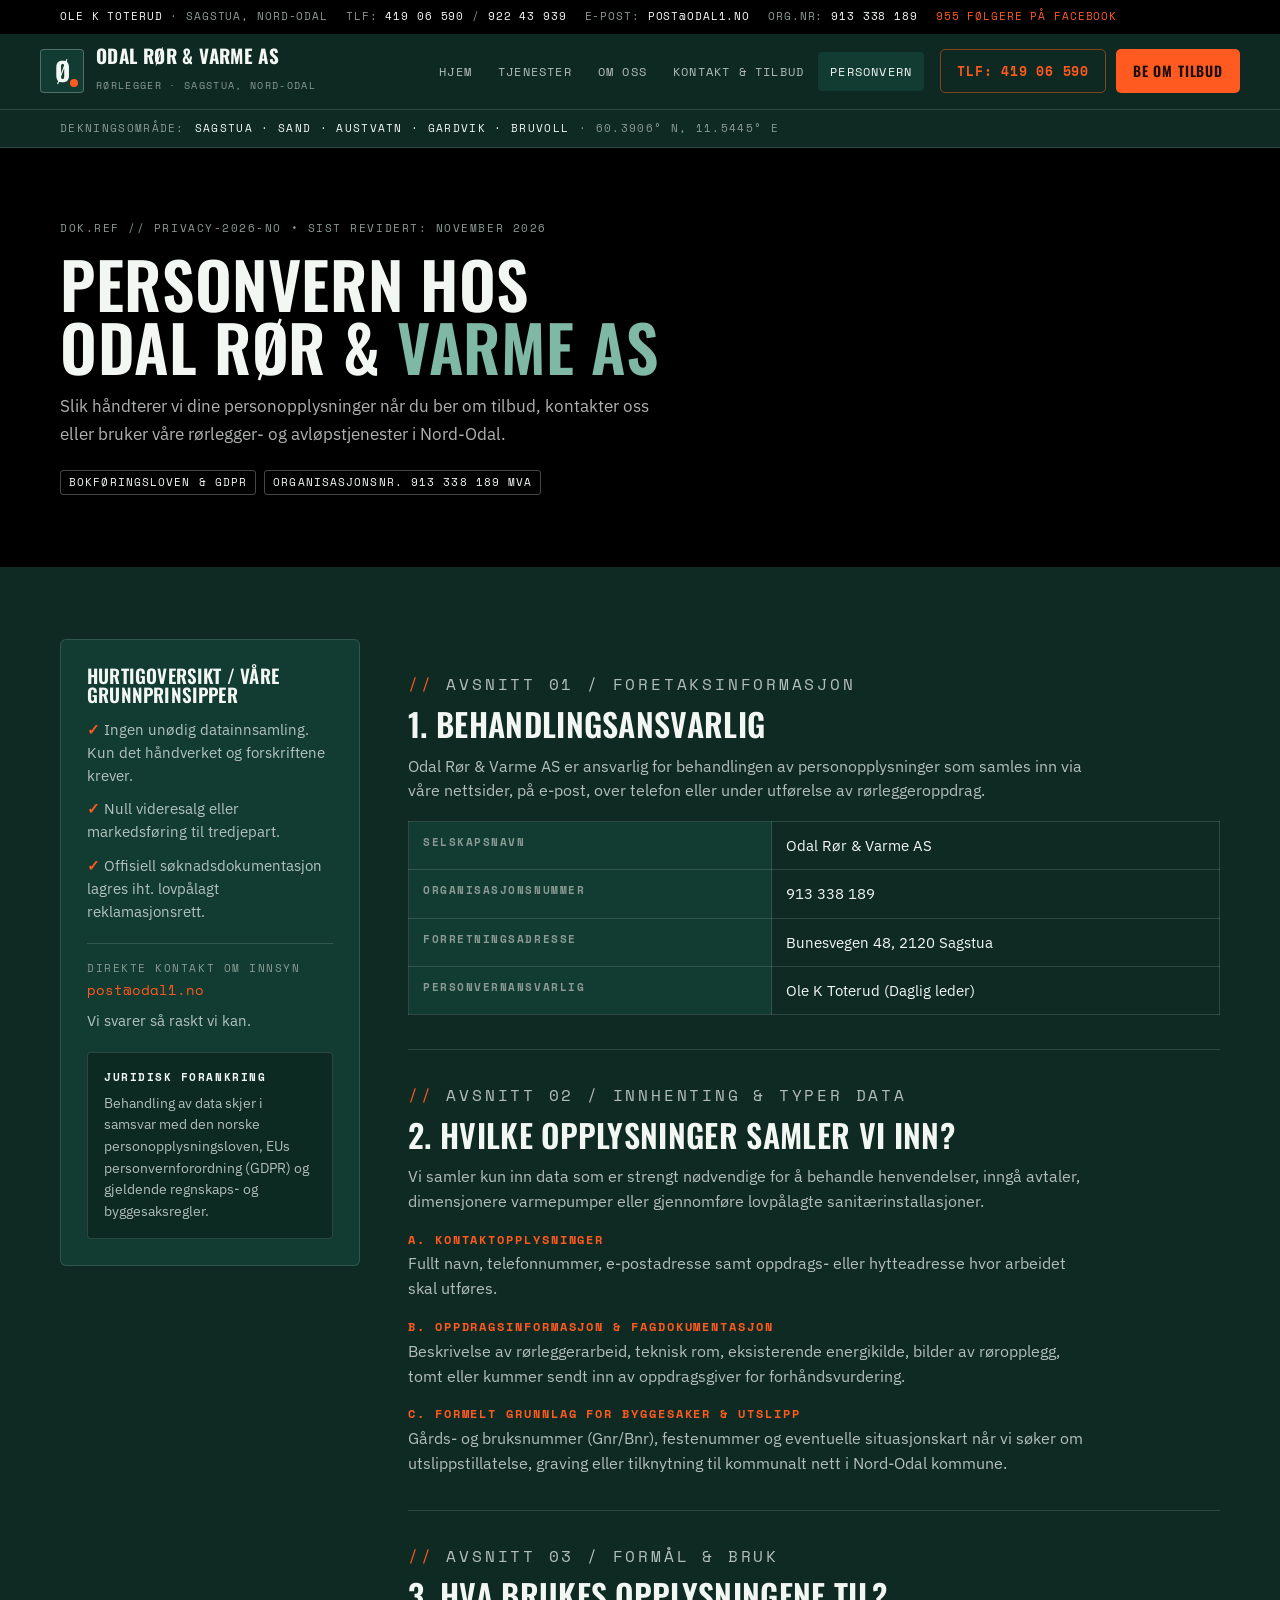
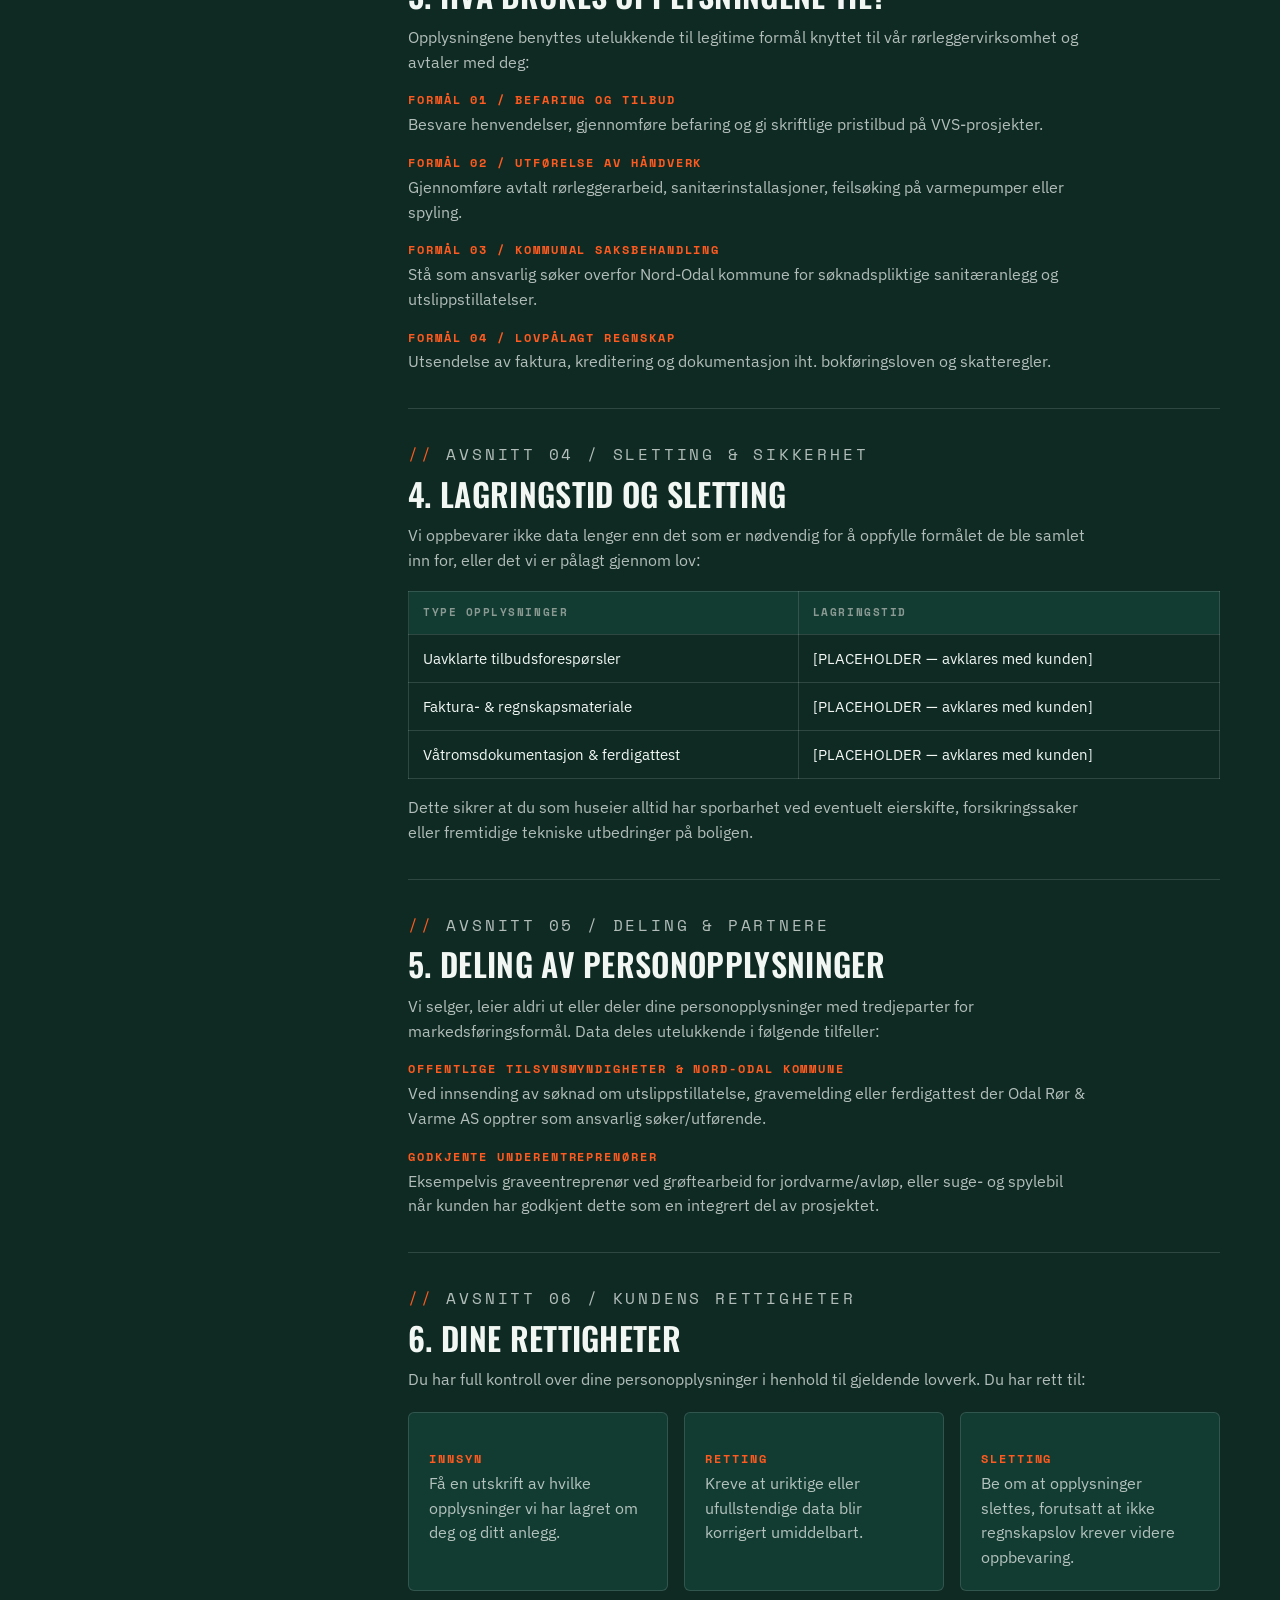
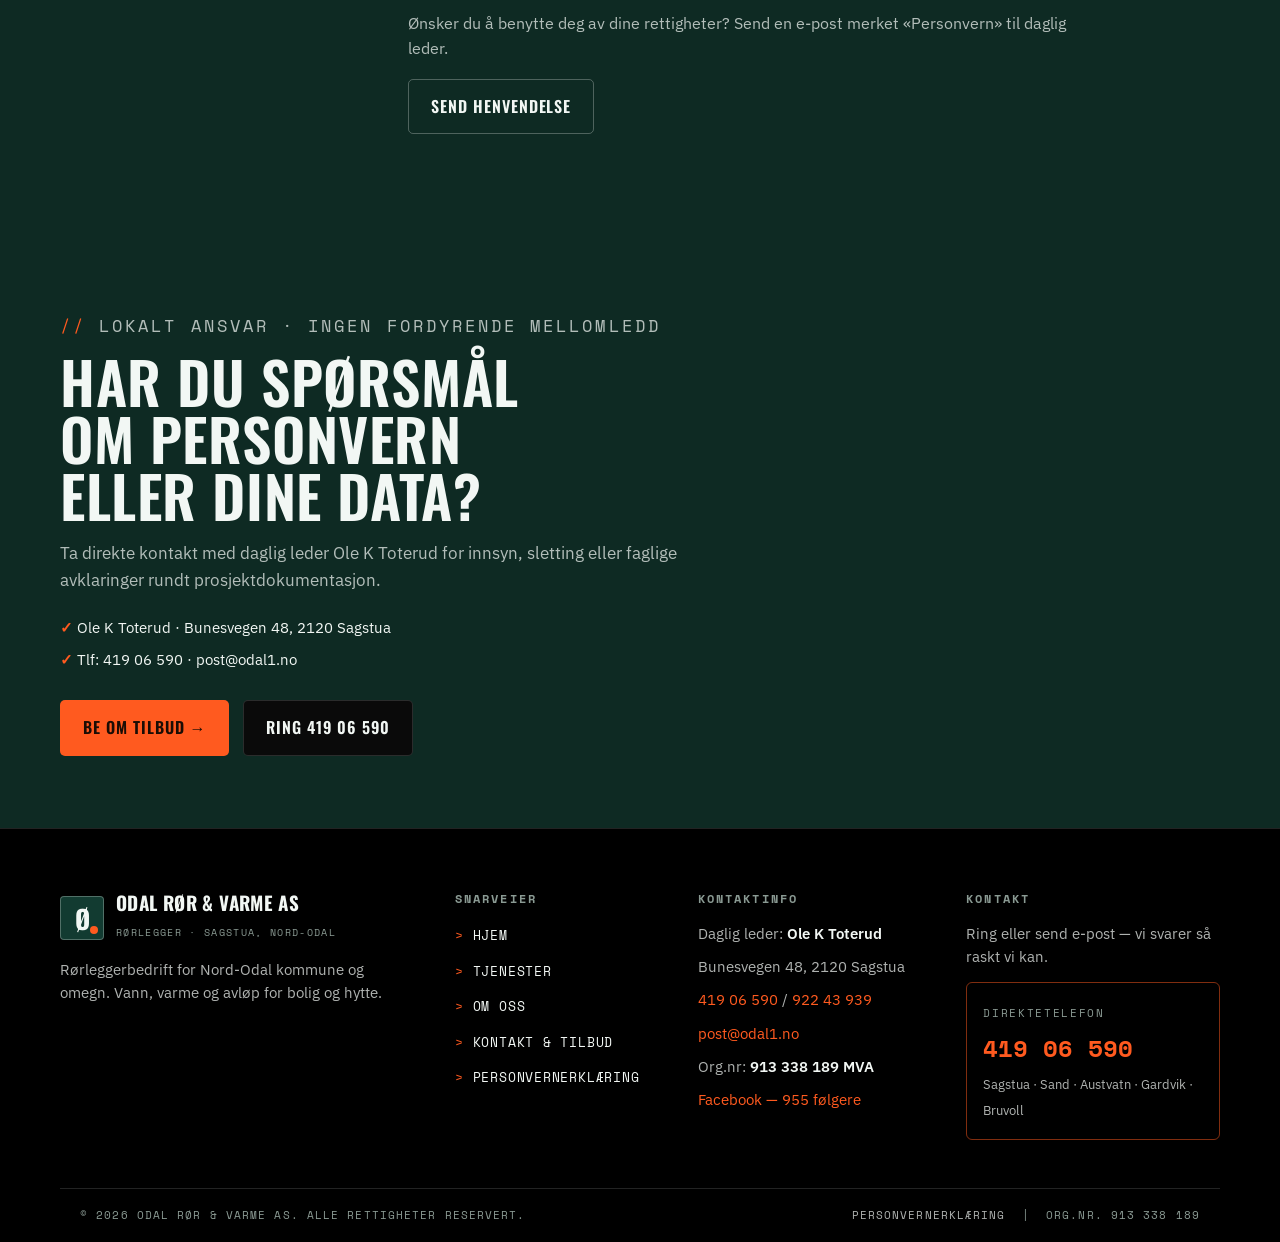
<file: personvern.html>
<!DOCTYPE html>
<html lang="nb">
<head>
<meta charset="utf-8">
<meta name="viewport" content="width=device-width, initial-scale=1">
<title>Personvern | Odal Rør og Varme AS</title>
<meta name="description" content="Slik håndterer Odal Rør og Varme AS dine personopplysninger når du ber om tilbud, kontakter oss eller bruker våre rørlegger- og avløpstjenester i Nord-Odal.">
<meta property="og:title" content="Personvern | Odal Rør og Varme AS">
<meta property="og:description" content="Slik håndterer Odal Rør og Varme AS dine personopplysninger når du ber om tilbud, kontakter oss eller bruker våre rørlegger- og avløpstjenester i Nord-Odal.">
<meta property="og:type" content="website">
<link rel="stylesheet" href="style.css">
<script type="application/ld+json">
{"@context":"https://schema.org","@type":"LocalBusiness",
"name":"Odal Rør og Varme AS","description":"Rørleggerbedrift i Nord-Odal. Vann, varme og avløp for bolig og hytte.",
"address":{"@type":"PostalAddress","streetAddress":"Bunesvegen 48","postalCode":"2120","addressLocality":"Sagstua","addressCountry":"NO"},
"telephone":"+47 419 06 590","email":"post@odal1.no",
"geo":{"@type":"GeoCoordinates","latitude":60.3906,"longitude":11.5445},
"identifier":"913338189"}
</script>
</head>
<body>
<div class="topbar"><div class="wrap">
<span><b>Ole K Toterud</b> · Sagstua, Nord-Odal</span>
<span class="tb-hide">Tlf: <b>419 06 590</b> / <b>922 43 939</b></span>
<span class="tb-hide">E-post: <b>post@odal1.no</b></span>
<span class="tb-hide">Org.nr: <b>913 338 189</b></span>
<span class="fb">955 følgere på Facebook</span>
</div></div>
<header class="site-header"><div class="wrap header-row">
<a class="brand" href="index.html" aria-label="Odal Rør og Varme AS — forsiden">
<span class="brand-mark" aria-hidden="true">Ø</span>
<span><span class="brand-name">Odal Rør &amp; Varme AS</span><br>
<span class="brand-tag">Rørlegger · Sagstua, Nord-Odal</span></span></a>
<button class="nav-toggle" type="button" aria-expanded="false" aria-controls="main-nav">Meny ☰</button>
<nav class="main-nav" id="main-nav" aria-label="Hovedmeny"><a href="index.html">Hjem</a><a href="tjenester.html">Tjenester</a><a href="om-oss.html">Om oss</a><a href="kontakt.html">Kontakt & tilbud</a><a href="personvern.html" aria-current="page">Personvern</a></nav>
<div class="header-cta">
<a class="btn btn-sm btn-phone" href="tel:+4741906590">Tlf: 419 06 590</a>
<a class="btn btn-sm btn-orange" href="kontakt.html">Be om tilbud</a>
</div>
</div></header>
<div class="cover-strip"><div class="wrap"><span>Dekningsområde:</span>
<b>Sagstua · Sand · Austvatn · Gardvik · Bruvoll</b><span>· 60.3906° N, 11.5445° E</span></div></div>
<main>

<section class="privacy-hero"><div class="wrap">
<p class="doc-ref">Dok.ref // Privacy-2026-NO • Sist revidert: November 2026</p>
<h1 style="margin-top:14px">Personvern hos<br>Odal Rør &amp; <span class="mint">Varme AS</span></h1>
<p style="color:var(--ice-dim);max-width:62ch;margin-top:16px;font-size:17px">Slik håndterer vi dine personopplysninger når du ber om tilbud, kontakter oss eller bruker våre rørlegger- og avløpstjenester i Nord-Odal.</p>
<div class="tag-row"><span class="chip">Bokføringsloven &amp; GDPR</span><span class="chip">Organisasjonsnr. 913 338 189 MVA</span></div>
</div></section>

<section><div class="wrap privacy-grid">
<aside class="privacy-side" data-reveal>
<h3>Hurtigoversikt / Våre grunnprinsipper</h3>
<ul>
<li>Ingen unødig datainnsamling. Kun det håndverket og forskriftene krever.</li>
<li>Null videresalg eller markedsføring til tredjepart.</li>
<li>Offisiell søknadsdokumentasjon lagres iht. lovpålagt reklamasjonsrett.</li>
</ul>
<div class="side-contact"><p class="mono">Direkte kontakt om innsyn</p>
<a href="mailto:post@odal1.no">post@odal1.no</a>
<p style="color:var(--ice-dim);margin-top:8px">Vi svarer så raskt vi kan.</p></div>
<div class="law-box"><b>Juridisk forankring</b>
Behandling av data skjer i samsvar med den norske personopplysningsloven, EUs personvernforordning (GDPR) og gjeldende regnskaps- og byggesaksregler.</div>
</aside>

<div class="privacy">
<article data-reveal><p class="eyebrow">Avsnitt 01 / Foretaksinformasjon</p>
<h2>1. Behandlingsansvarlig</h2>
<p>Odal Rør &amp; Varme AS er ansvarlig for behandlingen av personopplysninger som samles inn via våre nettsider, på e-post, over telefon eller under utførelse av rørleggeroppdrag.</p>
<table class="retention"><tbody>
<tr><th>Selskapsnavn</th><td>Odal Rør &amp; Varme AS</td></tr>
<tr><th>Organisasjonsnummer</th><td>913 338 189</td></tr>
<tr><th>Forretningsadresse</th><td>Bunesvegen 48, 2120 Sagstua</td></tr>
<tr><th>Personvernansvarlig</th><td>Ole K Toterud (Daglig leder)</td></tr>
</tbody></table></article>

<article data-reveal><p class="eyebrow">Avsnitt 02 / Innhenting &amp; typer data</p>
<h2>2. Hvilke opplysninger samler vi inn?</h2>
<p>Vi samler kun inn data som er strengt nødvendige for å behandle henvendelser, inngå avtaler, dimensjonere varmepumper eller gjennomføre lovpålagte sanitærinstallasjoner.</p>
<h4>A. Kontaktopplysninger</h4><p>Fullt navn, telefonnummer, e-postadresse samt oppdrags- eller hytteadresse hvor arbeidet skal utføres.</p>
<h4>B. Oppdragsinformasjon &amp; fagdokumentasjon</h4><p>Beskrivelse av rørleggerarbeid, teknisk rom, eksisterende energikilde, bilder av røropplegg, tomt eller kummer sendt inn av oppdragsgiver for forhåndsvurdering.</p>
<h4>C. Formelt grunnlag for byggesaker &amp; utslipp</h4><p>Gårds- og bruksnummer (Gnr/Bnr), festenummer og eventuelle situasjonskart når vi søker om utslippstillatelse, graving eller tilknytning til kommunalt nett i Nord-Odal kommune.</p></article>

<article data-reveal><p class="eyebrow">Avsnitt 03 / Formål &amp; bruk</p>
<h2>3. Hva brukes opplysningene til?</h2>
<p>Opplysningene benyttes utelukkende til legitime formål knyttet til vår rørleggervirksomhet og avtaler med deg:</p>
<h4>Formål 01 / Befaring og tilbud</h4><p>Besvare henvendelser, gjennomføre befaring og gi skriftlige pristilbud på VVS-prosjekter.</p>
<h4>Formål 02 / Utførelse av håndverk</h4><p>Gjennomføre avtalt rørleggerarbeid, sanitærinstallasjoner, feilsøking på varmepumper eller spyling.</p>
<h4>Formål 03 / Kommunal saksbehandling</h4><p>Stå som ansvarlig søker overfor Nord-Odal kommune for søknadspliktige sanitæranlegg og utslippstillatelser.</p>
<h4>Formål 04 / Lovpålagt regnskap</h4><p>Utsendelse av faktura, kreditering og dokumentasjon iht. bokføringsloven og skatteregler.</p></article>

<article data-reveal><p class="eyebrow">Avsnitt 04 / Sletting &amp; sikkerhet</p>
<h2>4. Lagringstid og sletting</h2>
<p>Vi oppbevarer ikke data lenger enn det som er nødvendig for å oppfylle formålet de ble samlet inn for, eller det vi er pålagt gjennom lov:</p>
<table class="retention"><thead><tr><th>Type opplysninger</th><th>Lagringstid</th></tr></thead><tbody>
<tr><td>Uavklarte tilbudsforespørsler</td><td>[PLACEHOLDER — avklares med kunden]</td></tr>
<tr><td>Faktura- &amp; regnskapsmateriale</td><td>[PLACEHOLDER — avklares med kunden]</td></tr>
<tr><td>Våtromsdokumentasjon &amp; ferdigattest</td><td>[PLACEHOLDER — avklares med kunden]</td></tr>
</tbody></table>
<p style="margin-top:16px">Dette sikrer at du som huseier alltid har sporbarhet ved eventuelt eierskifte, forsikringssaker eller fremtidige tekniske utbedringer på boligen.</p></article>

<article data-reveal><p class="eyebrow">Avsnitt 05 / Deling &amp; partnere</p>
<h2>5. Deling av personopplysninger</h2>
<p>Vi selger, leier aldri ut eller deler dine personopplysninger med tredjeparter for markedsføringsformål. Data deles utelukkende i følgende tilfeller:</p>
<h4>Offentlige tilsynsmyndigheter &amp; Nord-Odal kommune</h4><p>Ved innsending av søknad om utslippstillatelse, gravemelding eller ferdigattest der Odal Rør &amp; Varme AS opptrer som ansvarlig søker/utførende.</p>
<h4>Godkjente underentreprenører</h4><p>Eksempelvis graveentreprenør ved grøftearbeid for jordvarme/avløp, eller suge- og spylebil når kunden har godkjent dette som en integrert del av prosjektet.</p></article>

<article data-reveal><p class="eyebrow">Avsnitt 06 / Kundens rettigheter</p>
<h2>6. Dine rettigheter</h2>
<p>Du har full kontroll over dine personopplysninger i henhold til gjeldende lovverk. Du har rett til:</p>
<div class="rights-grid">
<div><h4>Innsyn</h4><p>Få en utskrift av hvilke opplysninger vi har lagret om deg og ditt anlegg.</p></div>
<div><h4>Retting</h4><p>Kreve at uriktige eller ufullstendige data blir korrigert umiddelbart.</p></div>
<div><h4>Sletting</h4><p>Be om at opplysninger slettes, forutsatt at ikke regnskapslov krever videre oppbevaring.</p></div>
</div>
<p style="margin-top:20px">Ønsker du å benytte deg av dine rettigheter? Send en e-post merket «Personvern» til daglig leder.</p>
<div style="margin-top:18px"><a class="btn btn-outline" href="mailto:post@odal1.no?subject=Personvern">Send henvendelse</a></div></article>
</div></div></section>
<section class="final-cta"><div class="wrap" data-reveal>
<p class="eyebrow">Lokalt ansvar · Ingen fordyrende mellomledd</p>
<h2>Har du spørsmål om personvern eller dine data?</h2><p>Ta direkte kontakt med daglig leder Ole K Toterud for innsyn, sletting eller faglige avklaringer rundt prosjektdokumentasjon.</p>
<div class="checklist"><span>Ole K Toterud · Bunesvegen 48, 2120 Sagstua</span><span>Tlf: 419 06 590 · post@odal1.no</span></div>
<div class="btn-row">
<a class="btn btn-orange" href="kontakt.html">Be om tilbud →</a>
<a class="btn btn-dark" href="tel:+4741906590">Ring 419 06 590</a>
</div></div></section>
</main>
<footer class="site-footer"><div class="wrap">
<div class="footer-grid">
<div>
<a class="brand" href="index.html" style="margin-bottom:14px"><span class="brand-mark" aria-hidden="true">Ø</span>
<span><span class="brand-name">Odal Rør &amp; Varme AS</span><br>
<span class="brand-tag">Rørlegger · Sagstua, Nord-Odal</span></span></a>
<p style="margin-top:14px">Rørleggerbedrift for Nord-Odal kommune og omegn. Vann, varme og avløp for bolig og hytte.</p>
</div>
<div><h4>Snarveier</h4><ul class="footer-links">
<li><a href="index.html">Hjem</a></li>
<li><a href="tjenester.html">Tjenester</a></li>
<li><a href="om-oss.html">Om oss</a></li>
<li><a href="kontakt.html">Kontakt &amp; tilbud</a></li>
<li><a href="personvern.html">Personvernerklæring</a></li>
</ul></div>
<div><h4>Kontaktinfo</h4><ul class="footer-contact">
<li>Daglig leder: <b>Ole K Toterud</b></li>
<li>Bunesvegen 48, 2120 Sagstua</li>
<li><a href="tel:+4741906590">419 06 590</a> / <a href="tel:+4792243939">922 43 939</a></li>
<li><a href="mailto:post@odal1.no">post@odal1.no</a></li>
<li>Org.nr: <b>913 338 189 MVA</b></li>
<li><a href="https://www.facebook.com/odalrorogvarme/" target="_blank" rel="noopener">Facebook — 955 følgere</a></li>
</ul></div>
<div><h4>Kontakt</h4>
<p>Ring eller send e-post — vi svarer så raskt vi kan.</p>
<div class="footer-phone"><span class="fp-label">Direktetelefon</span>
<a href="tel:+4741906590">419 06 590</a>
<span class="fp-areas">Sagstua · Sand · Austvatn · Gardvik · Bruvoll</span></div>
</div>
</div>
<div class="bottom-bar"><div class="wrap">
<span>© 2026 Odal Rør &amp; Varme AS. Alle rettigheter reservert.</span>
<span><a href="personvern.html">Personvernerklæring</a> &nbsp;|&nbsp; Org.nr. 913 338 189</span>
</div></div>
</div></footer>
<script src="app.js"></script>
</body>
</html>
</file>
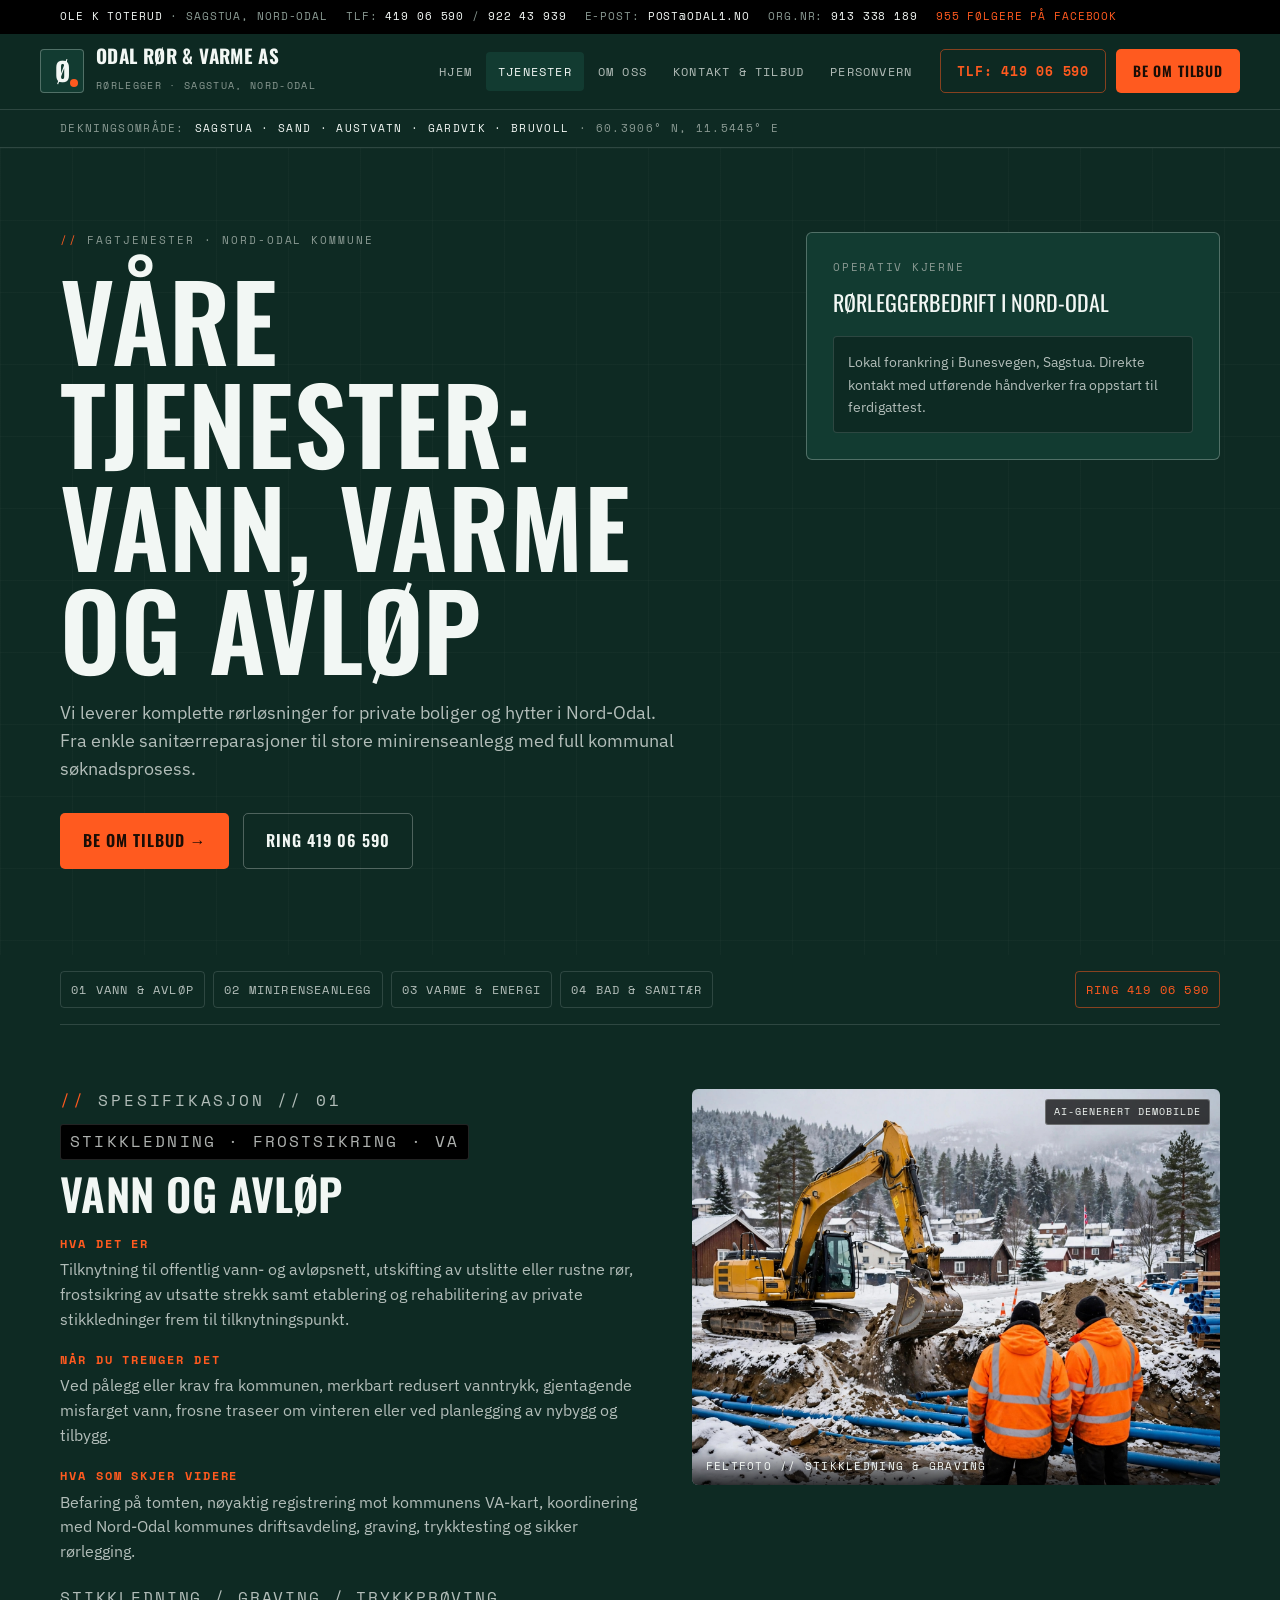
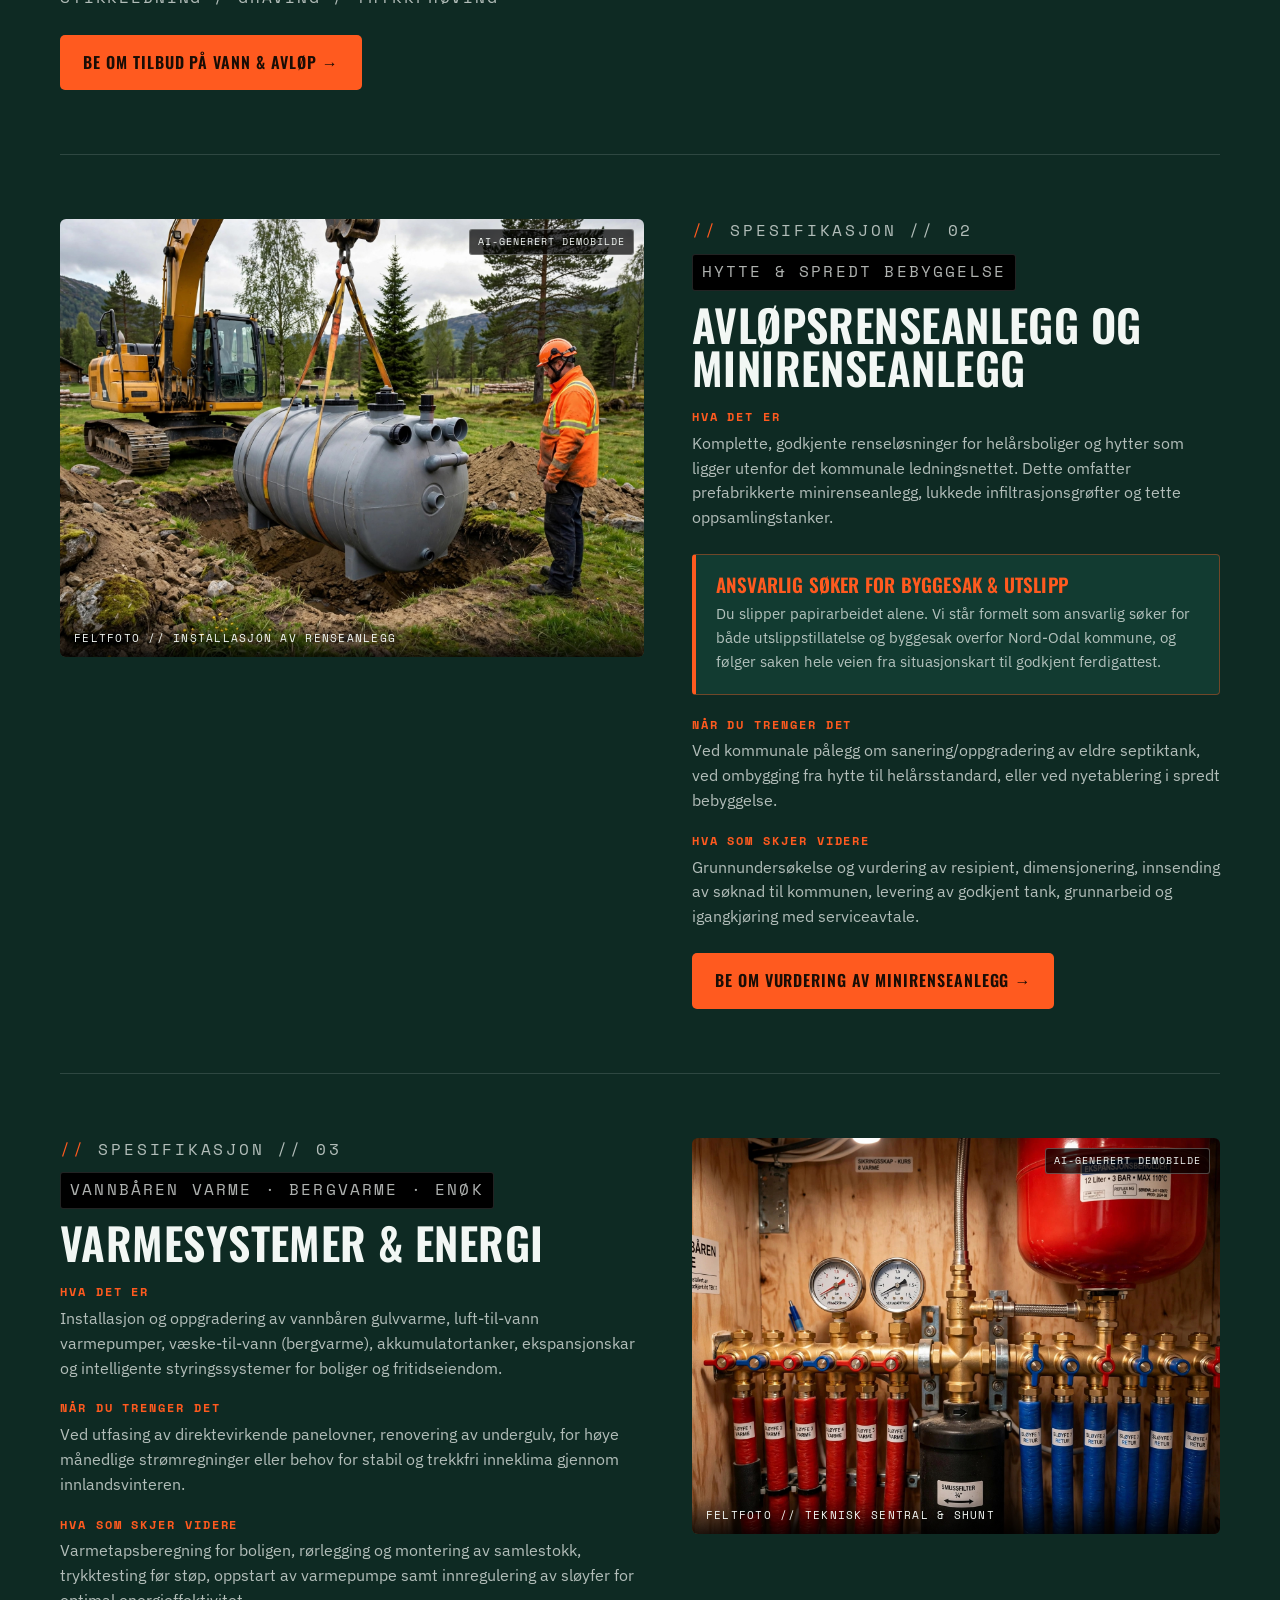
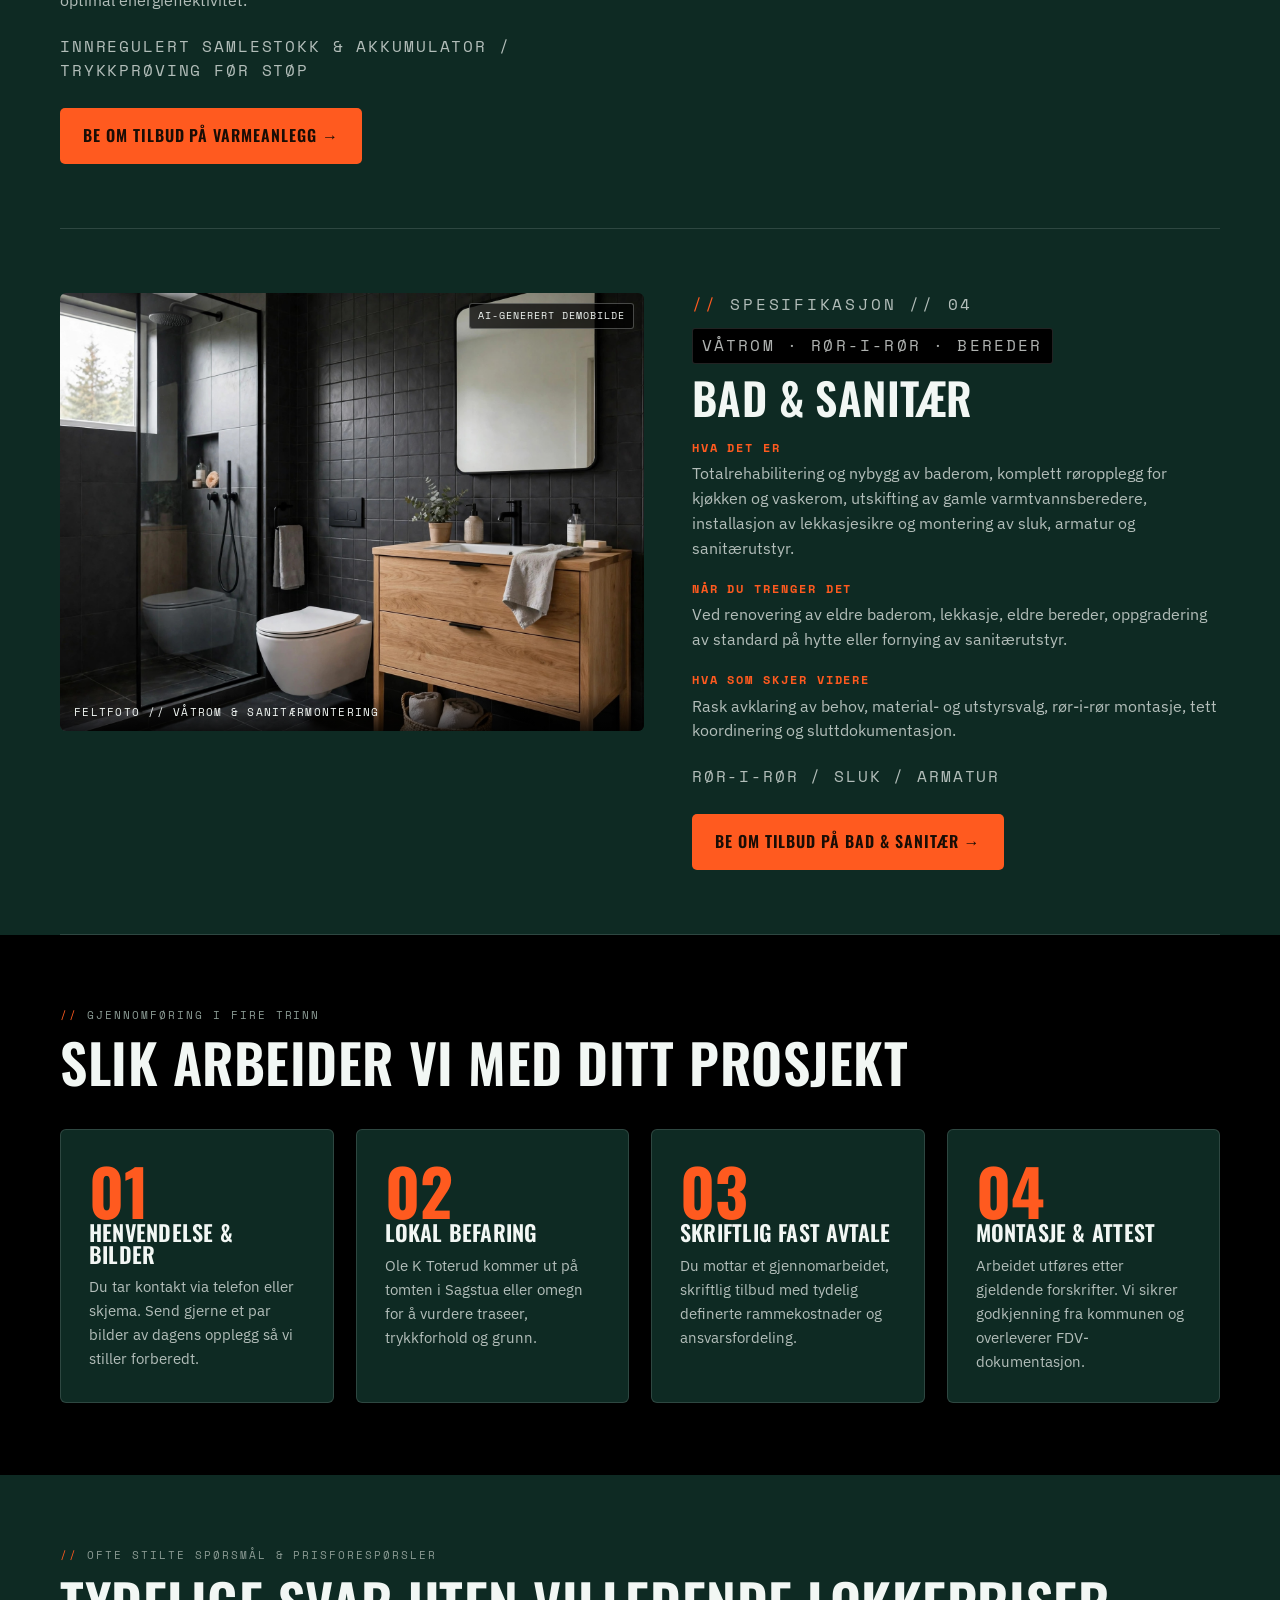
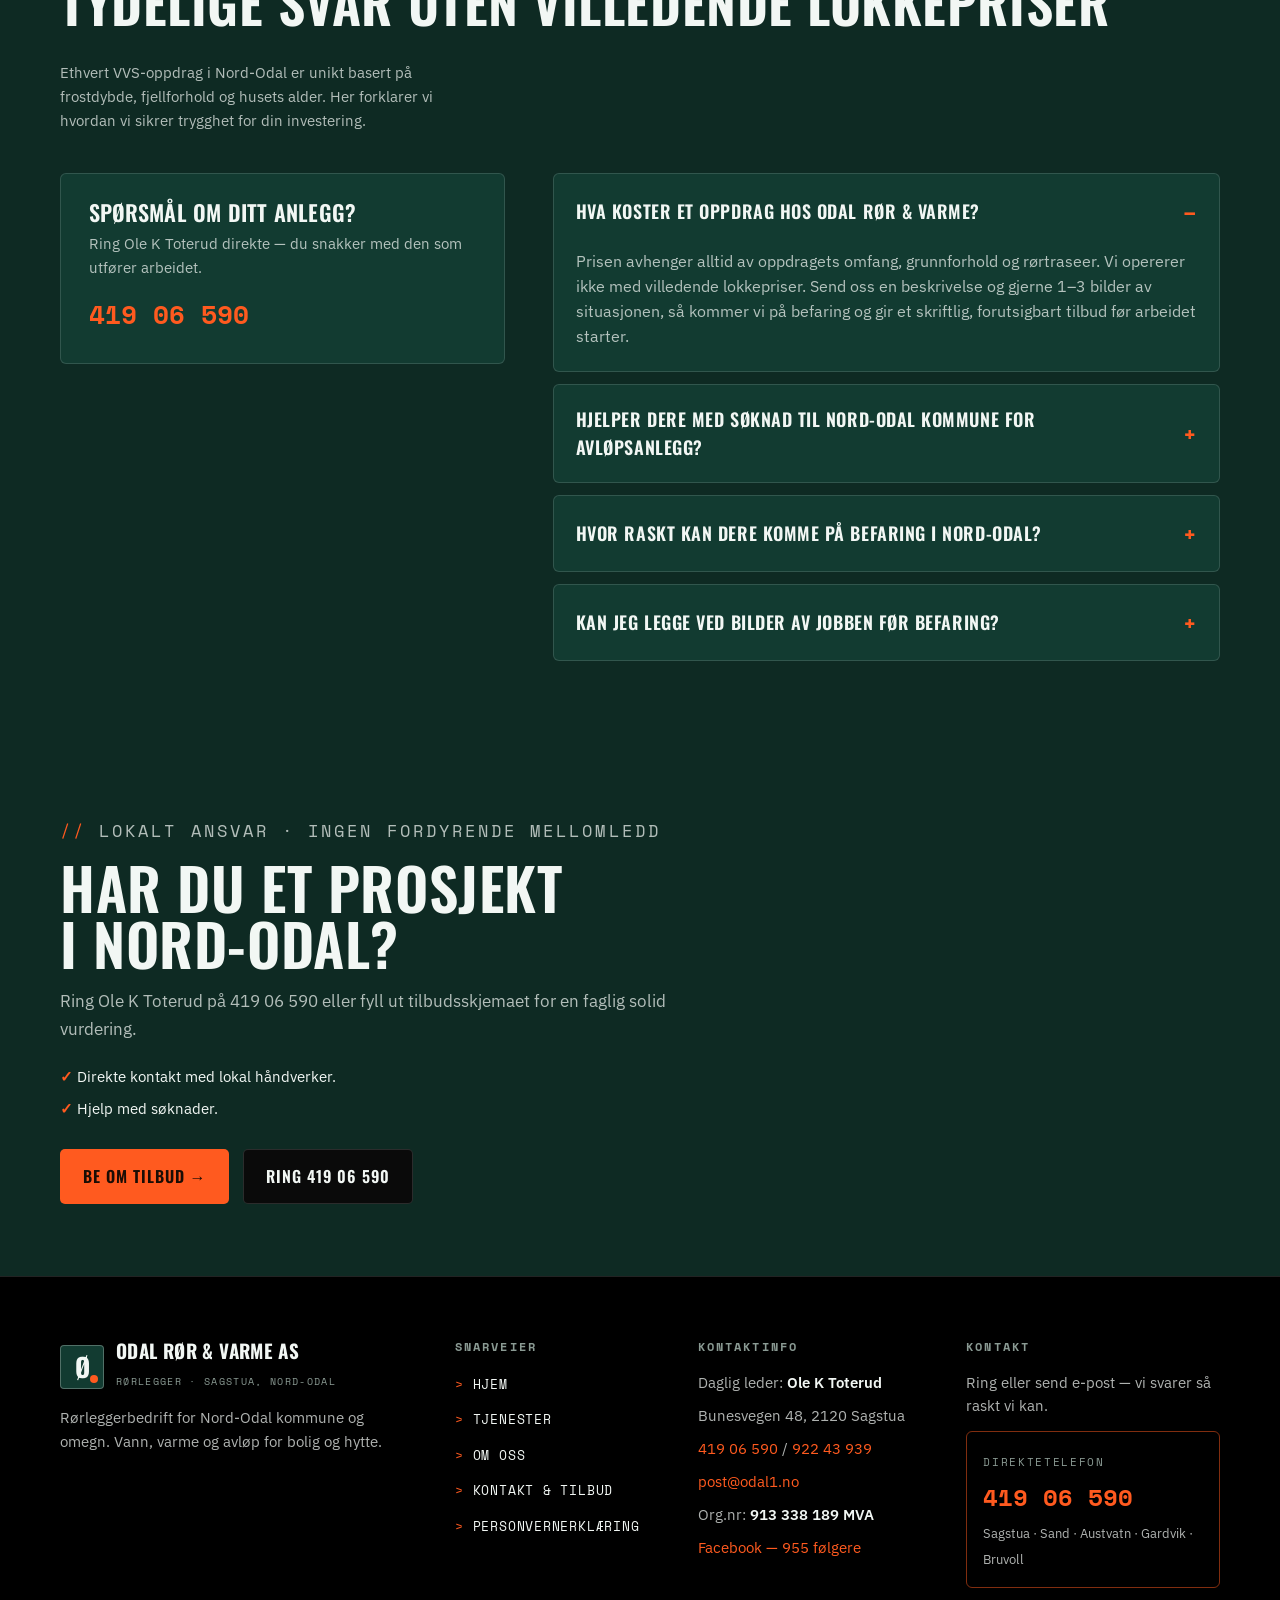
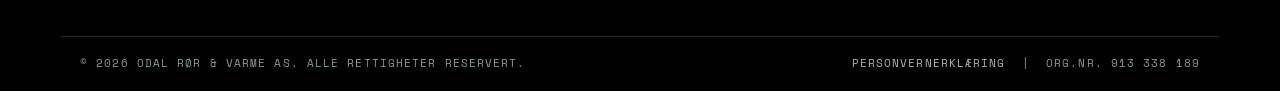
<file: tjenester.html>
<!DOCTYPE html>
<html lang="nb">
<head>
<meta charset="utf-8">
<meta name="viewport" content="width=device-width, initial-scale=1">
<title>Tjenester — Vann, varme og avløp | Odal Rør og Varme AS, Nord-Odal</title>
<meta name="description" content="Våre tjenester: vann og avløp, avløpsrenseanlegg og minirenseanlegg, varmesystemer, bad og sanitær — for private boliger og hytter i Nord-Odal.">
<meta property="og:title" content="Tjenester — Vann, varme og avløp | Odal Rør og Varme AS, Nord-Odal">
<meta property="og:description" content="Våre tjenester: vann og avløp, avløpsrenseanlegg og minirenseanlegg, varmesystemer, bad og sanitær — for private boliger og hytter i Nord-Odal.">
<meta property="og:type" content="website">
<link rel="stylesheet" href="style.css">
<script type="application/ld+json">
{"@context":"https://schema.org","@type":"LocalBusiness",
"name":"Odal Rør og Varme AS","description":"Rørleggerbedrift i Nord-Odal. Vann, varme og avløp for bolig og hytte.",
"address":{"@type":"PostalAddress","streetAddress":"Bunesvegen 48","postalCode":"2120","addressLocality":"Sagstua","addressCountry":"NO"},
"telephone":"+47 419 06 590","email":"post@odal1.no",
"geo":{"@type":"GeoCoordinates","latitude":60.3906,"longitude":11.5445},
"identifier":"913338189"}
</script>
</head>
<body>
<div class="topbar"><div class="wrap">
<span><b>Ole K Toterud</b> · Sagstua, Nord-Odal</span>
<span class="tb-hide">Tlf: <b>419 06 590</b> / <b>922 43 939</b></span>
<span class="tb-hide">E-post: <b>post@odal1.no</b></span>
<span class="tb-hide">Org.nr: <b>913 338 189</b></span>
<span class="fb">955 følgere på Facebook</span>
</div></div>
<header class="site-header"><div class="wrap header-row">
<a class="brand" href="index.html" aria-label="Odal Rør og Varme AS — forsiden">
<span class="brand-mark" aria-hidden="true">Ø</span>
<span><span class="brand-name">Odal Rør &amp; Varme AS</span><br>
<span class="brand-tag">Rørlegger · Sagstua, Nord-Odal</span></span></a>
<button class="nav-toggle" type="button" aria-expanded="false" aria-controls="main-nav">Meny ☰</button>
<nav class="main-nav" id="main-nav" aria-label="Hovedmeny"><a href="index.html">Hjem</a><a href="tjenester.html" aria-current="page">Tjenester</a><a href="om-oss.html">Om oss</a><a href="kontakt.html">Kontakt & tilbud</a><a href="personvern.html">Personvern</a></nav>
<div class="header-cta">
<a class="btn btn-sm btn-phone" href="tel:+4741906590">Tlf: 419 06 590</a>
<a class="btn btn-sm btn-orange" href="kontakt.html">Be om tilbud</a>
</div>
</div></header>
<div class="cover-strip"><div class="wrap"><span>Dekningsområde:</span>
<b>Sagstua · Sand · Austvatn · Gardvik · Bruvoll</b><span>· 60.3906° N, 11.5445° E</span></div></div>
<main>

<section class="hero"><div class="wrap hero-grid">
<div>
<p class="eyebrow">Fagtjenester · Nord-Odal kommune</p>
<h1>Våre tjenester: Vann, varme og avløp</h1>
<p class="lede">Vi leverer komplette rørløsninger for private boliger og hytter i Nord-Odal. Fra enkle sanitærreparasjoner til store minirenseanlegg med full kommunal søknadsprosess.</p>
<div class="hero-ctas"><a class="btn btn-orange" href="kontakt.html">Be om tilbud →</a>
<a class="btn btn-outline" href="tel:+4741906590">Ring 419 06 590</a></div>
</div>
<aside class="contact-card" aria-label="Operativ kjerne">
<p class="cc-label">Operativ kjerne</p>
<p style="font-family:var(--disp);font-size:22px;text-transform:uppercase;margin-top:8px">Rørleggerbedrift i Nord-Odal</p>
<div class="cc-box">Lokal forankring i Bunesvegen, Sagstua. Direkte kontakt med utførende håndverker fra oppstart til ferdigattest.</div>
</aside>
</div></section>

<div class="wrap"><nav class="jumpnav" aria-label="Hopp til tjeneste">
<a href="#tjeneste-vann">01 Vann &amp; avløp</a><a href="#tjeneste-rense">02 Minirenseanlegg</a>
<a href="#tjeneste-varme">03 Varme &amp; energi</a><a href="#tjeneste-bad">04 Bad &amp; sanitær</a>
<a class="jn-phone" href="tel:+4741906590">Ring 419 06 590</a></nav></div>

<div class="wrap">
<article class="article" id="tjeneste-vann" data-reveal>
<div><p class="eyebrow">Spesifikasjon // 01</p><p class="card-tag" style="margin-top:10px">Stikkledning · Frostsikring · VA</p>
<h2>Vann og avløp</h2>
<h3>Hva det er</h3><p>Tilknytning til offentlig vann- og avløpsnett, utskifting av utslitte eller rustne rør, frostsikring av utsatte strekk samt etablering og rehabilitering av private stikkledninger frem til tilknytningspunkt.</p>
<h3>Når du trenger det</h3><p>Ved pålegg eller krav fra kommunen, merkbart redusert vanntrykk, gjentagende misfarget vann, frosne traseer om vinteren eller ved planlegging av nybygg og tilbygg.</p>
<h3>Hva som skjer videre</h3><p>Befaring på tomten, nøyaktig registrering mot kommunens VA-kart, koordinering med Nord-Odal kommunes driftsavdeling, graving, trykktesting og sikker rørlegging.</p>
<p class="art-tags">Stikkledning / Graving / Trykkprøving</p>
<div class="art-cta"><a class="btn btn-orange" href="kontakt.html?tjeneste=vann-avlop">Be om tilbud på vann &amp; avløp →</a></div></div>
<div class="art-media"><figure><img src="assets/img/trench-excavator.jpg" alt="Gravemaskin og rørleggere i grøft med blå og røde rør" loading="lazy"><span class="demo-tag">AI-generert demobilde</span><figcaption class="cap">Feltfoto // Stikkledning &amp; graving</figcaption></figure></div>
</article>

<article class="article" id="tjeneste-rense" data-reveal>
<div><p class="eyebrow">Spesifikasjon // 02</p><p class="card-tag" style="margin-top:10px">Hytte &amp; spredt bebyggelse</p>
<h2>Avløpsrenseanlegg og minirenseanlegg</h2>
<h3>Hva det er</h3><p>Komplette, godkjente renseløsninger for helårsboliger og hytter som ligger utenfor det kommunale ledningsnettet. Dette omfatter prefabrikkerte minirenseanlegg, lukkede infiltrasjonsgrøfter og tette oppsamlingstanker.</p>
<div class="callout"><h4>Ansvarlig søker for byggesak &amp; utslipp</h4>
<p>Du slipper papirarbeidet alene. Vi står formelt som ansvarlig søker for både utslippstillatelse og byggesak overfor Nord-Odal kommune, og følger saken hele veien fra situasjonskart til godkjent ferdigattest.</p></div>
<h3>Når du trenger det</h3><p>Ved kommunale pålegg om sanering/oppgradering av eldre septiktank, ved ombygging fra hytte til helårsstandard, eller ved nyetablering i spredt bebyggelse.</p>
<h3>Hva som skjer videre</h3><p>Grunnundersøkelse og vurdering av resipient, dimensjonering, innsending av søknad til kommunen, levering av godkjent tank, grunnarbeid og igangkjøring med serviceavtale.</p>
<div class="art-cta"><a class="btn btn-orange" href="kontakt.html?tjeneste=minirenseanlegg">Be om vurdering av minirenseanlegg →</a></div></div>
<div class="art-media"><figure><img src="assets/img/minirenseanlegg-tank.jpg" alt="Minirenseanlegg-tank installeres med gravemaskin" loading="lazy"><span class="demo-tag">AI-generert demobilde</span><figcaption class="cap">Feltfoto // Installasjon av renseanlegg</figcaption></figure></div>
</article>

<article class="article" id="tjeneste-varme" data-reveal>
<div><p class="eyebrow">Spesifikasjon // 03</p><p class="card-tag" style="margin-top:10px">Vannbåren varme · Bergvarme · Enøk</p>
<h2>Varmesystemer &amp; energi</h2>
<h3>Hva det er</h3><p>Installasjon og oppgradering av vannbåren gulvvarme, luft-til-vann varmepumper, væske-til-vann (bergvarme), akkumulatortanker, ekspansjonskar og intelligente styringssystemer for boliger og fritidseiendom.</p>
<h3>Når du trenger det</h3><p>Ved utfasing av direktevirkende panelovner, renovering av undergulv, for høye månedlige strømregninger eller behov for stabil og trekkfri inneklima gjennom innlandsvinteren.</p>
<h3>Hva som skjer videre</h3><p>Varmetapsberegning for boligen, rørlegging og montering av samlestokk, trykktesting før støp, oppstart av varmepumpe samt innregulering av sløyfer for optimal energieffektivitet.</p>
<p class="art-tags">Innregulert samlestokk &amp; akkumulator / Trykkprøving før støp</p>
<div class="art-cta"><a class="btn btn-orange" href="kontakt.html?tjeneste=varme">Be om tilbud på varmeanlegg →</a></div></div>
<div class="art-media"><figure><img src="assets/img/heating-manifold.jpg" alt="Varmesentral med fordelerskap og shunt" loading="lazy"><span class="demo-tag">AI-generert demobilde</span><figcaption class="cap">Feltfoto // Teknisk sentral &amp; shunt</figcaption></figure></div>
</article>

<article class="article" id="tjeneste-bad" data-reveal>
<div><p class="eyebrow">Spesifikasjon // 04</p><p class="card-tag" style="margin-top:10px">Våtrom · Rør-i-rør · Bereder</p>
<h2>Bad &amp; sanitær</h2>
<h3>Hva det er</h3><p>Totalrehabilitering og nybygg av baderom, komplett røropplegg for kjøkken og vaskerom, utskifting av gamle varmtvannsberedere, installasjon av lekkasjesikre og montering av sluk, armatur og sanitærutstyr.</p>
<h3>Når du trenger det</h3><p>Ved renovering av eldre baderom, lekkasje, eldre bereder, oppgradering av standard på hytte eller fornying av sanitærutstyr.</p>
<h3>Hva som skjer videre</h3><p>Rask avklaring av behov, material- og utstyrsvalg, rør-i-rør montasje, tett koordinering og sluttdokumentasjon.</p>
<p class="art-tags">Rør-i-rør / Sluk / Armatur</p>
<div class="art-cta"><a class="btn btn-orange" href="kontakt.html?tjeneste=bad-sanitaer">Be om tilbud på bad &amp; sanitær →</a></div></div>
<div class="art-media"><figure><img src="assets/img/bathroom.jpg" alt="Moderne bad med mørke fliser og treinnredning" loading="lazy"><span class="demo-tag">AI-generert demobilde</span><figcaption class="cap">Feltfoto // Våtrom &amp; sanitærmontering</figcaption></figure></div>
</article>
</div>

<section class="process"><div class="wrap">
<div class="sec-head" data-reveal>
<div><p class="eyebrow">Gjennomføring i fire trinn</p><h2 style="color:var(--ice)">Slik arbeider vi med ditt prosjekt</h2></div>
</div>
<div class="steps">
<div class="step" data-reveal><p class="s-num">01</p><h3>Henvendelse &amp; bilder</h3><p>Du tar kontakt via telefon eller skjema. Send gjerne et par bilder av dagens opplegg så vi stiller forberedt.</p></div>
<div class="step" data-reveal><p class="s-num">02</p><h3>Lokal befaring</h3><p>Ole K Toterud kommer ut på tomten i Sagstua eller omegn for å vurdere traseer, trykkforhold og grunn.</p></div>
<div class="step" data-reveal><p class="s-num">03</p><h3>Skriftlig fast avtale</h3><p>Du mottar et gjennomarbeidet, skriftlig tilbud med tydelig definerte rammekostnader og ansvarsfordeling.</p></div>
<div class="step" data-reveal><p class="s-num">04</p><h3>Montasje &amp; attest</h3><p>Arbeidet utføres etter gjeldende forskrifter. Vi sikrer godkjenning fra kommunen og overleverer FDV-dokumentasjon.</p></div>
</div></div></section>

<section><div class="wrap">
<div class="sec-head" data-reveal>
<div><p class="eyebrow">Ofte stilte spørsmål &amp; prisforespørsler</p><h2>Tydelige svar uten villedende lokkepriser</h2></div>
<p class="intro">Ethvert VVS-oppdrag i Nord-Odal er unikt basert på frostdybde, fjellforhold og husets alder. Her forklarer vi hvordan vi sikrer trygghet for din investering.</p>
</div>
<div class="faq-wrap">
<aside class="faq-side" data-reveal><h3>Spørsmål om ditt anlegg?</h3>
<p>Ring Ole K Toterud direkte — du snakker med den som utfører arbeidet.</p>
<a class="big-phone" href="tel:+4741906590">419 06 590</a></aside>
<div data-reveal>
<details class="faq" open><summary>Hva koster et oppdrag hos Odal Rør &amp; Varme?</summary>
<div class="faq-a">Prisen avhenger alltid av oppdragets omfang, grunnforhold og rørtraseer. Vi opererer ikke med villedende lokkepriser. Send oss en beskrivelse og gjerne 1–3 bilder av situasjonen, så kommer vi på befaring og gir et skriftlig, forutsigbart tilbud før arbeidet starter.</div></details>
<details class="faq"><summary>Hjelper dere med søknad til Nord-Odal kommune for avløpsanlegg?</summary>
<div class="faq-a">Ja. Vi tar rollen som ansvarlig søker for utslippstillatelser og byggesak, utarbeider situasjonsplan og følger saken helt til ferdigattest er utstedt av kommunen.</div></details>
<details class="faq"><summary>Hvor raskt kan dere komme på befaring i Nord-Odal?</summary>
<div class="faq-a">Siden vi er lokalisert i Bunesvegen på Sagstua, har vi kort reisevei til Sagstua, Sand, Austvatn, Gardvik og Bruvoll. Ta kontakt på 419 06 590 eller via skjemaet for å avtale tid.</div></details>
<details class="faq"><summary>Kan jeg legge ved bilder av jobben før befaring?</summary>
<div class="faq-a">Ja, det anbefaler vi! Bilder av eksisterende rør, sikringsskap, varmtvannsbereder eller tomt gjør at vi kan forberede oss godt og spare tid.</div></details>
</div></div></div></section>
<section class="final-cta"><div class="wrap" data-reveal>
<p class="eyebrow">Lokalt ansvar · Ingen fordyrende mellomledd</p>
<h2>Har du et prosjekt i Nord-Odal?</h2><p>Ring Ole K Toterud på 419 06 590 eller fyll ut tilbudsskjemaet for en faglig solid vurdering.</p>
<div class="checklist"><span>Direkte kontakt med lokal håndverker.</span><span>Hjelp med søknader.</span></div>
<div class="btn-row">
<a class="btn btn-orange" href="kontakt.html">Be om tilbud →</a>
<a class="btn btn-dark" href="tel:+4741906590">Ring 419 06 590</a>
</div></div></section>
</main>
<footer class="site-footer"><div class="wrap">
<div class="footer-grid">
<div>
<a class="brand" href="index.html" style="margin-bottom:14px"><span class="brand-mark" aria-hidden="true">Ø</span>
<span><span class="brand-name">Odal Rør &amp; Varme AS</span><br>
<span class="brand-tag">Rørlegger · Sagstua, Nord-Odal</span></span></a>
<p style="margin-top:14px">Rørleggerbedrift for Nord-Odal kommune og omegn. Vann, varme og avløp for bolig og hytte.</p>
</div>
<div><h4>Snarveier</h4><ul class="footer-links">
<li><a href="index.html">Hjem</a></li>
<li><a href="tjenester.html">Tjenester</a></li>
<li><a href="om-oss.html">Om oss</a></li>
<li><a href="kontakt.html">Kontakt &amp; tilbud</a></li>
<li><a href="personvern.html">Personvernerklæring</a></li>
</ul></div>
<div><h4>Kontaktinfo</h4><ul class="footer-contact">
<li>Daglig leder: <b>Ole K Toterud</b></li>
<li>Bunesvegen 48, 2120 Sagstua</li>
<li><a href="tel:+4741906590">419 06 590</a> / <a href="tel:+4792243939">922 43 939</a></li>
<li><a href="mailto:post@odal1.no">post@odal1.no</a></li>
<li>Org.nr: <b>913 338 189 MVA</b></li>
<li><a href="https://www.facebook.com/odalrorogvarme/" target="_blank" rel="noopener">Facebook — 955 følgere</a></li>
</ul></div>
<div><h4>Kontakt</h4>
<p>Ring eller send e-post — vi svarer så raskt vi kan.</p>
<div class="footer-phone"><span class="fp-label">Direktetelefon</span>
<a href="tel:+4741906590">419 06 590</a>
<span class="fp-areas">Sagstua · Sand · Austvatn · Gardvik · Bruvoll</span></div>
</div>
</div>
<div class="bottom-bar"><div class="wrap">
<span>© 2026 Odal Rør &amp; Varme AS. Alle rettigheter reservert.</span>
<span><a href="personvern.html">Personvernerklæring</a> &nbsp;|&nbsp; Org.nr. 913 338 189</span>
</div></div>
</div></footer>
<script src="app.js"></script>
</body>
</html>
</file>
<file: style.css>
/* Odal Rør og Varme AS — design system from STITCH-EXPORT.md
   Deep pine #0E2A23 / #123B31, ice-white #F2F7F4, safety-orange #FF5A1F (CTAs/phone only),
   steel-grey #8A9A93. Oswald display / IBM Plex Sans body / Space Mono labels.
   Fonts self-hosted as woff2 in assets/fonts/ — no CDN. */
@font-face{font-family:'Oswald';font-style:normal;font-weight:200 700;font-display:swap;src:url('assets/fonts/Oswald.woff2') format('woff2')}
@font-face{font-family:'IBM Plex Sans';font-style:normal;font-weight:100 700;font-display:swap;src:url('assets/fonts/IBMPlexSans.woff2') format('woff2')}
@font-face{font-family:'Space Mono';font-style:normal;font-weight:400;font-display:swap;src:url('assets/fonts/SpaceMono-400.woff2') format('woff2')}
@font-face{font-family:'Space Mono';font-style:normal;font-weight:700;font-display:swap;src:url('assets/fonts/SpaceMono-700.woff2') format('woff2')}

:root{
  --pine:#0E2A23; --pine-2:#123B31; --pine-3:#1a352e;
  --ink:#0A0A0A; --ice:#F2F7F4; --ice-dim:rgba(242,247,244,.72);
  --steel:#8A9A93; --orange:#FF5A1F; --orange-ink:#1a0d05;
  --line:rgba(242,247,244,.14); --line-strong:rgba(242,247,244,.28);
  --disp:'Oswald',sans-serif; --body:'IBM Plex Sans',sans-serif; --mono:'Space Mono',monospace;
  --max:1200px; --pad:20px;
  --ease:cubic-bezier(.16,1,.3,1);
}
*{box-sizing:border-box;margin:0;padding:0}
html{scroll-behavior:smooth}
body{background:var(--pine);color:var(--ice);font-family:var(--body);font-size:16px;line-height:1.6;-webkit-font-smoothing:antialiased;overflow-x:hidden}
::selection{background:var(--orange);color:var(--orange-ink)}
img{max-width:100%;display:block;height:auto}
a{color:inherit}
a:focus-visible,button:focus-visible,input:focus-visible,select:focus-visible,textarea:focus-visible,summary:focus-visible{outline:2px solid var(--orange);outline-offset:3px}
h1,h2,h3,h4{font-family:var(--disp);text-transform:uppercase;line-height:.98;letter-spacing:.01em;font-weight:600}
.eyebrow{font-family:var(--mono);font-size:11px;letter-spacing:.18em;text-transform:uppercase;color:var(--steel)}
.eyebrow::before{content:"// ";color:var(--orange)}
.wrap{max-width:var(--max);margin:0 auto;padding:0 var(--pad)}
section{padding:72px 0}
.mono{font-family:var(--mono)}
.orange{color:var(--orange)}

/* ---------- header ---------- */
.topbar{background:#000;font-family:var(--mono);font-size:11px;letter-spacing:.08em;text-transform:uppercase;color:var(--steel);padding:8px 0;overflow:hidden}
.topbar .wrap{display:flex;gap:18px;flex-wrap:wrap;align-items:center}
.topbar b{color:var(--ice);font-weight:400}
.topbar .fb{color:var(--orange)}
.site-header{position:sticky;top:0;z-index:50;background:rgba(14,42,35,.97);border-bottom:1px solid var(--line);backdrop-filter:blur(8px)}
.header-row{display:flex;align-items:center;gap:16px;padding:12px 0}
.brand{display:flex;align-items:center;gap:12px;text-decoration:none;flex-shrink:0}
.brand-mark{width:44px;height:44px;background:var(--pine-2);border:1px solid var(--line-strong);display:grid;place-items:center;font-family:var(--disp);font-size:26px;font-weight:700;color:var(--ice);position:relative;border-radius:4px}
.brand-mark::after{content:"";position:absolute;right:5px;bottom:5px;width:8px;height:8px;border-radius:50%;background:var(--orange)}
.brand-name{font-family:var(--disp);font-size:19px;font-weight:700;text-transform:uppercase;line-height:1.05;letter-spacing:.02em}
.brand-tag{font-family:var(--mono);font-size:9.5px;letter-spacing:.14em;color:var(--steel);text-transform:uppercase}
.main-nav{display:flex;gap:2px;margin-left:auto}
.main-nav a{font-family:var(--mono);font-size:12px;letter-spacing:.1em;text-transform:uppercase;text-decoration:none;color:var(--ice-dim);padding:10px 12px;border-radius:4px;white-space:nowrap}
.main-nav a:hover{color:var(--ice)}
.main-nav a[aria-current="page"]{background:var(--pine-2);color:var(--ice)}
.header-cta{display:flex;gap:10px;align-items:center;flex-shrink:0}
.nav-toggle{display:none;background:none;border:1px solid var(--line-strong);color:var(--ice);border-radius:4px;padding:10px 12px;font-family:var(--mono);font-size:12px;letter-spacing:.1em;cursor:pointer}

/* ---------- buttons ---------- */
.btn{display:inline-flex;align-items:center;justify-content:center;gap:8px;font-family:var(--disp);font-size:16px;font-weight:600;letter-spacing:.06em;text-transform:uppercase;text-decoration:none;border-radius:5px;padding:14px 22px;min-height:48px;cursor:pointer;border:1px solid transparent;transition:transform .15s var(--ease),background .15s var(--ease),color .15s var(--ease)}
.btn:hover{transform:translate(2px,2px)}
.btn:active{transform:scale(.97)}
.btn-orange{background:var(--orange);color:var(--orange-ink)}
.btn-orange:hover{background:#ff6f3d}
.btn-outline{background:transparent;border-color:var(--line-strong);color:var(--ice)}
.btn-outline:hover{border-color:var(--orange);color:var(--orange)}
.btn-dark{background:var(--ink);color:var(--ice);border-color:var(--line)}
.btn-sm{padding:10px 16px;min-height:44px;font-size:14px}
.btn-phone{font-family:var(--mono);font-size:13px;letter-spacing:.06em;color:var(--orange);border:1px solid rgba(255,90,31,.5);background:transparent}
.btn-phone:hover{border-color:var(--orange)}

/* ---------- coverage strip ---------- */
.cover-strip{border-bottom:1px solid var(--line);font-family:var(--mono);font-size:11px;letter-spacing:.12em;text-transform:uppercase;color:var(--steel);padding:10px 0}
.cover-strip .wrap{display:flex;gap:10px;flex-wrap:wrap}
.cover-strip b{color:var(--ice);font-weight:400}

/* ---------- hero ---------- */
.hero{position:relative;padding:84px 0 64px;overflow:hidden;background:
  linear-gradient(rgba(242,247,244,.025) 1px,transparent 1px),
  linear-gradient(90deg,rgba(242,247,244,.025) 1px,transparent 1px),
  var(--pine);background-size:72px 72px}
.hero-grid{display:grid;grid-template-columns:1.5fr .9fr;gap:56px;align-items:start}
.hero h1{font-size:clamp(52px,8.2vw,110px);margin:18px 0 20px}
.hero h1 .rule{display:block;width:40%;height:6px;background:var(--orange);margin-top:14px}
.hero .lede{font-size:18px;line-height:1.55;color:var(--ice-dim);max-width:56ch}
.hero .lede b{color:var(--ice);font-weight:600}
.hero-ctas{display:flex;gap:14px;flex-wrap:wrap;margin:30px 0 22px}
.hero-note{font-family:var(--mono);font-size:11px;letter-spacing:.14em;text-transform:uppercase;color:var(--steel);margin-bottom:10px}
.hero-note2{color:var(--ice-dim);max-width:56ch;font-size:15px}
.pipe-line{position:absolute;left:0;right:0;top:44%;height:2px;pointer-events:none;opacity:.9}
.pipe-line svg{width:100%;height:100%;display:block}
.pipe-line path{stroke:var(--orange);stroke-width:2;stroke-dasharray:7 7;fill:none}
.pipe-line circle{fill:var(--orange)}
.contact-card{background:var(--pine-2);border:1px solid var(--line-strong);border-radius:6px;padding:26px;position:relative}
.contact-card .tag{position:absolute;top:14px;right:14px;font-family:var(--mono);font-size:10px;letter-spacing:.14em;color:var(--orange);border:1px solid rgba(255,90,31,.5);padding:4px 8px;border-radius:3px;text-transform:uppercase}
.contact-card .cc-label{font-family:var(--mono);font-size:11px;letter-spacing:.16em;text-transform:uppercase;color:var(--steel)}
.contact-card .cc-phone{display:block;font-family:var(--mono);font-size:clamp(26px,3vw,34px);font-weight:700;color:var(--orange);text-decoration:none;margin:8px 0 4px;letter-spacing:.02em}
.contact-card .cc-phone2{font-family:var(--mono);font-size:14px;color:var(--ice);text-decoration:none}
.contact-card .cc-box{background:rgba(0,0,0,.28);border:1px solid var(--line);border-radius:4px;padding:14px;margin-top:16px;font-size:14px;color:var(--ice-dim)}
.contact-card .cc-box b{color:var(--ice);font-weight:600}
.reveal{opacity:0;transform:translateY(24px);transition:opacity .7s var(--ease),transform .7s var(--ease)}
.reveal.in{opacity:1;transform:none}

/* ---------- trust strip ---------- */
.trust{border-top:1px solid var(--line);border-bottom:1px solid var(--line);padding:0}
.trust-grid{display:grid;grid-template-columns:repeat(4,1fr)}
.trust-cell{padding:26px 22px;border-left:1px solid var(--line)}
.trust-cell:first-child{border-left:none}
.trust-cell .t-label{font-family:var(--mono);font-size:10.5px;letter-spacing:.16em;text-transform:uppercase;color:var(--steel)}
.trust-cell .t-value{font-family:var(--disp);font-size:20px;font-weight:600;text-transform:uppercase;margin-top:6px;line-height:1.15}
.trust-cell .t-sub{font-size:13px;color:var(--ice-dim);margin-top:4px}
.trust-cell .t-value.orange{color:var(--orange)}

/* ---------- sections ---------- */
.sec-head{display:flex;justify-content:space-between;align-items:flex-end;gap:32px;margin-bottom:40px;flex-wrap:wrap}
.sec-head h2{font-size:clamp(34px,4.6vw,54px);margin-top:12px}
.sec-head .intro{max-width:44ch;color:var(--ice-dim);font-size:15px}
.sec-head .intro b{color:var(--ice);font-weight:600}

/* service cards */
.cards{display:grid;grid-template-columns:repeat(2,1fr);gap:22px}
.card{background:var(--pine-2);border:1px solid var(--line);border-radius:6px;overflow:hidden;display:flex;flex-direction:column;transition:border-color .2s var(--ease)}
.card:hover{border-color:var(--line-strong)}
.card figure{position:relative;aspect-ratio:16/9;overflow:hidden;background:var(--pine-3)}
.card figure img{width:100%;height:100%;object-fit:cover}
.card .cap{position:absolute;left:0;bottom:0;right:0;padding:10px 14px;background:linear-gradient(transparent,rgba(0,0,0,.78));font-family:var(--mono);font-size:10.5px;letter-spacing:.12em;text-transform:uppercase;color:var(--ice)}
.demo-tag{position:absolute;top:10px;right:10px;background:rgba(0,0,0,.72);color:var(--ice);font-family:var(--mono);font-size:10px;letter-spacing:.1em;text-transform:uppercase;padding:4px 8px;border-radius:3px;border:1px solid var(--line-strong)}
.card-body{padding:26px;display:flex;flex-direction:column;gap:12px;flex:1}
.card-num{font-family:var(--mono);font-size:13px;color:var(--steel);letter-spacing:.1em}
.card-tag{display:inline-block;align-self:flex-start;background:#000;color:var(--ice);font-family:var(--mono);font-size:10.5px;letter-spacing:.14em;text-transform:uppercase;padding:5px 9px;border-radius:3px;border:1px solid var(--line)}
.card h3{font-size:26px}
.card p{color:var(--ice-dim);font-size:15px}
.card .tags{font-family:var(--mono);font-size:11px;letter-spacing:.12em;text-transform:uppercase;color:var(--steel)}
.card .card-link{margin-top:auto;font-family:var(--mono);font-size:12px;letter-spacing:.12em;text-transform:uppercase;color:var(--orange);text-decoration:none;border-top:1px dashed rgba(255,90,31,.45);padding-top:14px}
.card .card-link:hover{text-decoration:underline}

/* steps */
.steps{display:grid;grid-template-columns:repeat(3,1fr);gap:22px}
.step{background:var(--pine-2);border:1px solid var(--line);border-radius:6px;padding:28px}
.step .s-num{font-family:var(--disp);font-size:64px;font-weight:700;color:var(--orange);line-height:1}
.step .s-tag{font-family:var(--mono);font-size:10.5px;letter-spacing:.16em;text-transform:uppercase;color:var(--steel);margin:12px 0 8px}
.step h3{font-size:22px;margin-bottom:10px}
.step p{color:var(--ice-dim);font-size:15px}
.step .s-note{margin-top:14px;padding-top:12px;border-top:1px solid var(--line);font-family:var(--mono);font-size:11.5px;letter-spacing:.06em;color:var(--ice);text-transform:uppercase}

/* area band */
.area-band{border-top:1px solid var(--line);border-bottom:1px solid var(--line);padding:26px 0;text-align:center}
.area-band p{font-family:var(--mono);font-size:12.5px;letter-spacing:.14em;text-transform:uppercase;color:var(--ice-dim);line-height:2}
.area-band b{color:var(--orange);font-weight:400}

/* final CTA */
.final-cta{text-align:left}
.final-cta h2{font-size:clamp(34px,5vw,58px);margin:14px 0 16px;max-width:16ch}
.final-cta p{color:var(--ice-dim);max-width:62ch;font-size:17px}
.final-cta .checklist{margin:22px 0 28px;display:flex;flex-direction:column;gap:8px;font-size:15px}
.final-cta .checklist span::before{content:"✓ ";color:var(--orange);font-weight:700}
.final-cta .btn-row{display:flex;gap:14px;flex-wrap:wrap}

/* ---------- tjenester articles ---------- */
.jumpnav{display:flex;gap:8px;flex-wrap:wrap;align-items:center;padding:16px 0;border-bottom:1px solid var(--line);font-family:var(--mono);font-size:12px;letter-spacing:.1em;text-transform:uppercase}
.jumpnav a{color:var(--ice-dim);text-decoration:none;padding:8px 10px;border:1px solid var(--line);border-radius:4px}
.jumpnav a:hover{color:var(--ice);border-color:var(--orange)}
.jumpnav .jn-phone{margin-left:auto;color:var(--orange);border-color:rgba(255,90,31,.5)}
.article{display:grid;grid-template-columns:1.05fr .95fr;gap:48px;padding:64px 0;border-bottom:1px solid var(--line);align-items:start}
.article:nth-child(even) .art-media{order:-1}
.art-media figure{position:relative;border-radius:6px;overflow:hidden}
.art-media img{width:100%;aspect-ratio:4/3;object-fit:cover}
.art-media .cap{position:absolute;left:0;bottom:0;right:0;padding:10px 14px;background:linear-gradient(transparent,rgba(0,0,0,.78));font-family:var(--mono);font-size:10.5px;letter-spacing:.12em;text-transform:uppercase}
.article h2{font-size:clamp(30px,3.8vw,44px);margin:12px 0 20px}
.article h3{font-family:var(--mono);font-size:12px;letter-spacing:.16em;color:var(--orange);text-transform:uppercase;margin:22px 0 8px}
.article p{color:var(--ice-dim);font-size:15.5px;max-width:60ch}
.article p b{color:var(--ice);font-weight:600}
.callout{background:var(--pine-2);border:1px solid rgba(255,90,31,.4);border-left:4px solid var(--orange);border-radius:4px;padding:20px;margin:24px 0}
.callout h4{font-family:var(--disp);font-size:19px;color:var(--orange);margin-bottom:8px}
.callout p{color:var(--ice-dim);font-size:15px}
.art-tags{margin-top:22px;font-family:var(--mono);font-size:11px;letter-spacing:.12em;text-transform:uppercase;color:var(--steel)}
.art-cta{margin-top:24px}

/* process (dark) */
.process{background:#000}
.process .steps{grid-template-columns:repeat(4,1fr)}
.process .step{background:var(--pine);border-color:var(--line)}

/* FAQ */
.faq-wrap{display:grid;grid-template-columns:.8fr 1.2fr;gap:48px;align-items:start}
.faq-side{background:var(--pine-2);border:1px solid var(--line);border-radius:6px;padding:28px}
.faq-side h3{font-size:22px;margin-bottom:8px}
.faq-side p{color:var(--ice-dim);font-size:15px}
.faq-side .big-phone{display:block;font-family:var(--mono);font-size:26px;font-weight:700;color:var(--orange);text-decoration:none;margin-top:14px}
details.faq{border:1px solid var(--line);border-radius:6px;background:var(--pine-2);margin-bottom:12px;overflow:hidden}
details.faq summary{list-style:none;cursor:pointer;padding:20px 22px;font-family:var(--disp);font-size:18px;font-weight:600;text-transform:uppercase;letter-spacing:.03em;display:flex;justify-content:space-between;gap:16px;align-items:center}
details.faq summary::-webkit-details-marker{display:none}
details.faq summary::after{content:"+";font-family:var(--mono);font-size:22px;color:var(--orange);flex-shrink:0}
details.faq[open ] summary::after{content:"–"}
details.faq .faq-a{padding:0 22px 22px;color:var(--ice-dim);font-size:15.5px;max-width:70ch}
details.faq .faq-a b{color:var(--ice)}

/* ---------- om oss ---------- */
.facts{background:var(--pine-2);border:1px solid var(--line);border-radius:6px;padding:8px 28px;margin-top:36px}
.fact-row{display:grid;grid-template-columns:280px 1fr;gap:20px;padding:18px 0;border-bottom:1px solid var(--line)}
.fact-row:last-child{border-bottom:none}
.fact-row dt{font-family:var(--mono);font-size:11.5px;letter-spacing:.14em;text-transform:uppercase;color:var(--steel)}
.fact-row dd{font-size:16px}
.fact-row dd a{color:var(--orange);text-decoration:none}
.chip{display:inline-block;border:1px solid var(--line-strong);border-radius:3px;padding:3px 8px;font-family:var(--mono);font-size:11px;letter-spacing:.1em;text-transform:uppercase;margin:2px 4px 2px 0;color:var(--ice)}
.why{display:grid;grid-template-columns:repeat(3,1fr);gap:22px}
.photo-cards{display:grid;grid-template-columns:repeat(3,1fr);gap:22px}
.photo-card{background:var(--pine-2);border:1px solid var(--line);border-radius:6px;overflow:hidden}
.photo-card figure{position:relative;aspect-ratio:16/10;overflow:hidden;background:var(--pine-3)}
.photo-card figure img{width:100%;height:100%;object-fit:cover}
.photo-slot{position:absolute;left:0;bottom:0;right:0;padding:10px 14px;background:linear-gradient(transparent,rgba(0,0,0,.8));font-family:var(--mono);font-size:11px;letter-spacing:.1em;text-transform:uppercase}
.photo-card .pc-body{padding:22px}
.photo-card h4{font-size:20px;margin-bottom:8px}
.photo-card p{color:var(--ice-dim);font-size:14.5px}
.photo-card .pc-tag{margin-top:14px;font-family:var(--mono);font-size:11px;letter-spacing:.12em;text-transform:uppercase;color:var(--steel)}
.doc-band{display:flex;justify-content:space-between;gap:24px;align-items:center;flex-wrap:wrap;border:1px solid var(--line);border-radius:6px;background:var(--pine-2);padding:24px 28px;margin-top:22px}
.doc-band h3{font-size:22px}
.doc-band p{color:var(--ice-dim);font-size:15px;max-width:70ch}
.doc-band .mono{font-family:var(--mono);font-size:11px;letter-spacing:.14em;text-transform:uppercase;color:var(--steel)}
.map-wrap{position:relative;border-radius:6px;overflow:hidden;border:1px solid var(--line)}
.map-wrap svg{display:block;width:100%;height:auto}
.map-card{position:absolute;left:20px;bottom:20px;background:rgba(0,0,0,.88);border:1px solid var(--line-strong);border-radius:6px;padding:18px 20px;max-width:340px}
.map-card h4{font-size:19px;margin-bottom:6px}
.map-card p{font-size:14px;color:var(--ice-dim)}

/* ---------- kontakt / form ---------- */
.kontakt-grid{display:grid;grid-template-columns:1.25fr .75fr;gap:40px;align-items:start}
.form-panel{background:var(--pine-2);border:1px solid var(--line);border-radius:6px;padding:30px}
.form-head{display:flex;justify-content:space-between;gap:16px;flex-wrap:wrap;align-items:center;margin-bottom:8px}
.form-head h2{font-size:26px}
.form-head .req-note{font-family:var(--mono);font-size:11px;letter-spacing:.12em;text-transform:uppercase;color:var(--steel)}
.field{margin-top:20px}
.field label{display:block;font-family:var(--mono);font-size:11.5px;letter-spacing:.14em;text-transform:uppercase;color:var(--ice);margin-bottom:8px}
.field label .req{color:var(--orange)}
.field input,.field select,.field textarea{width:100%;background:#000;border:1px solid var(--line-strong);border-radius:5px;color:var(--ice);font-family:var(--body);font-size:16px;padding:13px 14px}
.field input::placeholder,.field textarea::placeholder{color:var(--steel)}
.field select{appearance:none;background-image:url("data:image/svg+xml,%3Csvg xmlns='http://www.w3.org/2000/svg' width='12' height='8'%3E%3Cpath d='M1 1l5 5 5-5' stroke='%23FF5A1F' stroke-width='2' fill='none'/%3E%3C/svg%3E");background-repeat:no-repeat;background-position:right 14px center}
.field textarea{min-height:130px;resize:vertical}
.field .err{display:none;color:#ff8b66;font-size:13.5px;margin-top:6px}
.field.invalid input,.field.invalid select,.field.invalid textarea{border-color:#ff8b66}
.field.invalid .err{display:block}
.dropzone{border:1.5px dashed var(--line-strong);border-radius:6px;padding:28px 20px;text-align:center;cursor:pointer;transition:border-color .2s var(--ease)}
.dropzone:hover,.dropzone.drag{border-color:var(--orange)}
.dropzone .dz-icon{font-size:30px;color:var(--orange);font-family:var(--mono)}
.dropzone p{color:var(--ice-dim);font-size:14.5px;margin-top:8px}
.dropzone .dz-meta{font-family:var(--mono);font-size:11px;letter-spacing:.1em;text-transform:uppercase;color:var(--steel);margin-top:10px}
.dropzone input[type=file]{position:absolute;opacity:0;width:1px;height:1px}
.file-list{margin-top:12px;font-size:14px;color:var(--ice-dim);display:flex;flex-direction:column;gap:4px}
.consent{display:flex;gap:12px;align-items:flex-start;margin-top:22px;font-size:14.5px;color:var(--ice-dim)}
.consent input{width:20px;height:20px;margin-top:2px;accent-color:var(--orange);flex-shrink:0}
.consent a{color:var(--orange)}
.form-panel .btn{width:100%;margin-top:24px}
.form-note{margin-top:14px;font-size:13px;color:var(--steel);text-align:center}
.form-success{display:none;text-align:center;padding:40px 10px}
.form-success.show{display:block}
.form-success .ok{font-family:var(--disp);font-size:52px;color:var(--orange);line-height:1}
.form-success h3{font-size:28px;margin:16px 0 10px}
.form-success p{color:var(--ice-dim);max-width:46ch;margin:0 auto 22px}
.photo-strip{display:grid;grid-template-columns:repeat(3,1fr);gap:16px;margin-bottom:40px}
.photo-strip figure{position:relative;border-radius:6px;overflow:hidden}
.photo-strip img{width:100%;aspect-ratio:16/10;object-fit:cover}
.photo-strip .cap{position:absolute;left:0;bottom:0;right:0;padding:8px 12px;background:linear-gradient(transparent,rgba(0,0,0,.78));font-family:var(--mono);font-size:10.5px;letter-spacing:.12em;text-transform:uppercase}
.contact-side h2{font-size:clamp(28px,3.4vw,38px);margin:12px 0 14px}
.contact-side p{color:var(--ice-dim);font-size:15.5px}
.call-card{background:var(--pine-2);border:1px solid var(--line);border-radius:6px;padding:22px;margin-top:20px}
.call-card .cc-label{font-family:var(--mono);font-size:11px;letter-spacing:.16em;text-transform:uppercase;color:var(--steel)}
.call-card a.big{display:block;font-family:var(--mono);font-size:clamp(24px,2.6vw,30px);font-weight:700;color:var(--orange);text-decoration:none;margin-top:6px}
.call-card .who{font-family:var(--mono);font-size:12px;letter-spacing:.12em;text-transform:uppercase;color:var(--ice);margin-top:4px}
.contact-lines{margin-top:22px;display:flex;flex-direction:column;gap:10px;font-size:15px}
.contact-lines a{color:var(--orange);text-decoration:none}
.contact-lines .cl-label{font-family:var(--mono);font-size:11px;letter-spacing:.14em;text-transform:uppercase;color:var(--steel);display:block}

/* ---------- personvern ---------- */
.privacy-hero{background:#000}
.privacy-hero h1{font-size:clamp(38px,5.4vw,64px)}
.privacy-hero h1 .mint{color:#7FB8A4}
.privacy-grid{display:grid;grid-template-columns:300px 1fr;gap:48px;align-items:start}
.privacy-side{position:sticky;top:120px;background:var(--pine-2);border:1px solid var(--line);border-radius:6px;padding:26px}
.privacy-side h3{font-size:19px;margin-bottom:14px}
.privacy-side ul{list-style:none;display:flex;flex-direction:column;gap:10px;font-size:14.5px;color:var(--ice-dim)}
.privacy-side ul li::before{content:"✓ ";color:var(--orange);font-weight:700}
.privacy-side .side-contact{margin-top:20px;padding-top:16px;border-top:1px solid var(--line);font-size:14.5px}
.privacy-side .side-contact a{color:var(--orange);text-decoration:none;font-family:var(--mono);font-size:14px}
.privacy-side .side-contact .mono{font-family:var(--mono);font-size:11px;letter-spacing:.14em;text-transform:uppercase;color:var(--steel)}
.privacy-side .law-box{margin-top:20px;background:rgba(0,0,0,.3);border:1px solid var(--line);border-radius:4px;padding:16px;font-size:13.5px;color:var(--ice-dim)}
.privacy-side .law-box b{color:var(--ice);font-family:var(--mono);font-size:11px;letter-spacing:.14em;text-transform:uppercase;display:block;margin-bottom:6px}
.privacy article{padding:34px 0;border-bottom:1px solid var(--line)}
.privacy article:last-child{border-bottom:none}
.privacy article h2{font-size:clamp(24px,3vw,32px);margin:10px 0 14px}
.privacy article p{color:var(--ice-dim);font-size:15.5px;max-width:68ch}
.privacy article p b{color:var(--ice)}
.privacy article h4{font-family:var(--mono);font-size:12px;letter-spacing:.16em;color:var(--orange);text-transform:uppercase;margin:20px 0 6px}
.retention{width:100%;border-collapse:collapse;margin-top:18px;font-size:14.5px}
.retention th,.retention td{text-align:left;padding:12px 14px;border:1px solid var(--line);vertical-align:top}
.retention th{font-family:var(--mono);font-size:11px;letter-spacing:.14em;text-transform:uppercase;color:var(--steel);background:var(--pine-2)}
.rights-grid{display:grid;grid-template-columns:repeat(3,1fr);gap:16px;margin-top:20px}
.rights-grid div{background:var(--pine-2);border:1px solid var(--line);border-radius:6px;padding:20px}
.rights-grid h4{font-family:var(--disp);font-size:18px;color:var(--ice);margin-bottom:6px;letter-spacing:.03em}
.rights-grid p{font-size:14.5px}
.doc-ref{font-family:var(--mono);font-size:11px;letter-spacing:.14em;text-transform:uppercase;color:var(--steel)}
.tag-row{display:flex;gap:8px;flex-wrap:wrap;margin-top:22px}
.tag-row .chip{margin:0}

/* ---------- footer ---------- */
.site-footer{background:#000;border-top:1px solid var(--line);padding:64px 0 0}
.footer-grid{display:grid;grid-template-columns:1.4fr .8fr .9fr 1fr;gap:40px;padding-bottom:48px}
.site-footer h4{font-family:var(--mono);font-size:11.5px;letter-spacing:.18em;text-transform:uppercase;color:var(--steel);margin-bottom:18px}
.site-footer p{color:var(--ice-dim);font-size:14.5px;max-width:40ch}
.footer-links{list-style:none;display:flex;flex-direction:column;gap:10px}
.footer-links a{font-family:var(--mono);font-size:13px;letter-spacing:.06em;text-transform:uppercase;color:var(--ice);text-decoration:none}
.footer-links a:hover{color:var(--orange)}
.footer-links a::before{content:"> ";color:var(--orange)}
.footer-contact{list-style:none;display:flex;flex-direction:column;gap:10px;font-size:14.5px;color:var(--ice-dim)}
.footer-contact a{color:var(--orange);text-decoration:none}
.footer-contact b{color:var(--ice);font-weight:600}
.footer-phone{border:1px solid rgba(255,90,31,.5);border-radius:6px;padding:16px;margin-top:14px}
.footer-phone .fp-label{font-family:var(--mono);font-size:10.5px;letter-spacing:.16em;text-transform:uppercase;color:var(--steel)}
.footer-phone a{display:block;font-family:var(--mono);font-size:24px;font-weight:700;color:var(--orange);text-decoration:none;margin:4px 0}
.footer-phone .fp-areas{font-size:13px;color:var(--ice-dim)}
.bottom-bar{border-top:1px solid var(--line);padding:18px 0;font-family:var(--mono);font-size:11px;letter-spacing:.1em;text-transform:uppercase;color:var(--steel)}
.bottom-bar .wrap{display:flex;justify-content:space-between;gap:16px;flex-wrap:wrap}
.bottom-bar a{color:var(--ice-dim);text-decoration:none}
.bottom-bar a:hover{color:var(--orange)}

/* ---------- responsive ---------- */
@media (max-width:1020px){
  .hero-grid{grid-template-columns:1fr;gap:36px}
  .contact-card{max-width:520px}
  .trust-grid{grid-template-columns:repeat(2,1fr)}
  .trust-cell:nth-child(3){border-left:none}
  .trust-cell{border-top:1px solid var(--line)}
  .trust-cell:nth-child(-n+2){border-top:none}
  .cards{grid-template-columns:1fr}
  .steps{grid-template-columns:1fr}
  .process .steps{grid-template-columns:repeat(2,1fr)}
  .article{grid-template-columns:1fr;gap:28px;padding:48px 0}
  .article:nth-child(even) .art-media{order:0}
  .faq-wrap{grid-template-columns:1fr;gap:28px}
  .why{grid-template-columns:1fr}
  .photo-cards{grid-template-columns:1fr}
  .kontakt-grid{grid-template-columns:1fr}
  .privacy-grid{grid-template-columns:1fr}
  .privacy-side{position:static}
  .footer-grid{grid-template-columns:1fr 1fr}
  .main-nav{position:fixed;inset:64px 0 auto 0;background:var(--pine);flex-direction:column;padding:12px 20px 20px;border-bottom:1px solid var(--line-strong);display:none;z-index:60}
  .main-nav.open{display:flex}
  .main-nav a{padding:14px 10px;font-size:14px;border-bottom:1px solid var(--line)}
  .nav-toggle{display:block;margin-left:auto}
  .header-cta .btn-phone{display:none}
}
@media (max-width:640px){
  section{padding:56px 0}
  .hero{padding:56px 0 48px}
  .hero h1{font-size:clamp(44px,13.5vw,64px)}
  .topbar .tb-hide{display:none}
  .trust-grid{grid-template-columns:1fr}
  .trust-cell{border-left:none;border-top:1px solid var(--line)}
  .trust-cell:first-child{border-top:none}
  .photo-strip{grid-template-columns:1fr}
  .process .steps{grid-template-columns:1fr}
  .footer-grid{grid-template-columns:1fr}
  .fact-row{grid-template-columns:1fr;gap:4px}
  .form-panel{padding:22px 18px}
  .pipe-line{display:none}
  .map-card{position:static;max-width:none;border:none;border-top:1px solid var(--line);border-radius:0}
  .btn{width:100%}
  .header-cta{display:none}
  .brand-name{font-size:17px}
  .rights-grid{grid-template-columns:1fr}
  .doc-band{padding:20px}
}
@media (prefers-reduced-motion:reduce){
  *,*::before,*::after{transition:none!important;animation:none!important;scroll-behavior:auto!important}
  .reveal{opacity:1;transform:none}
}
</file>
